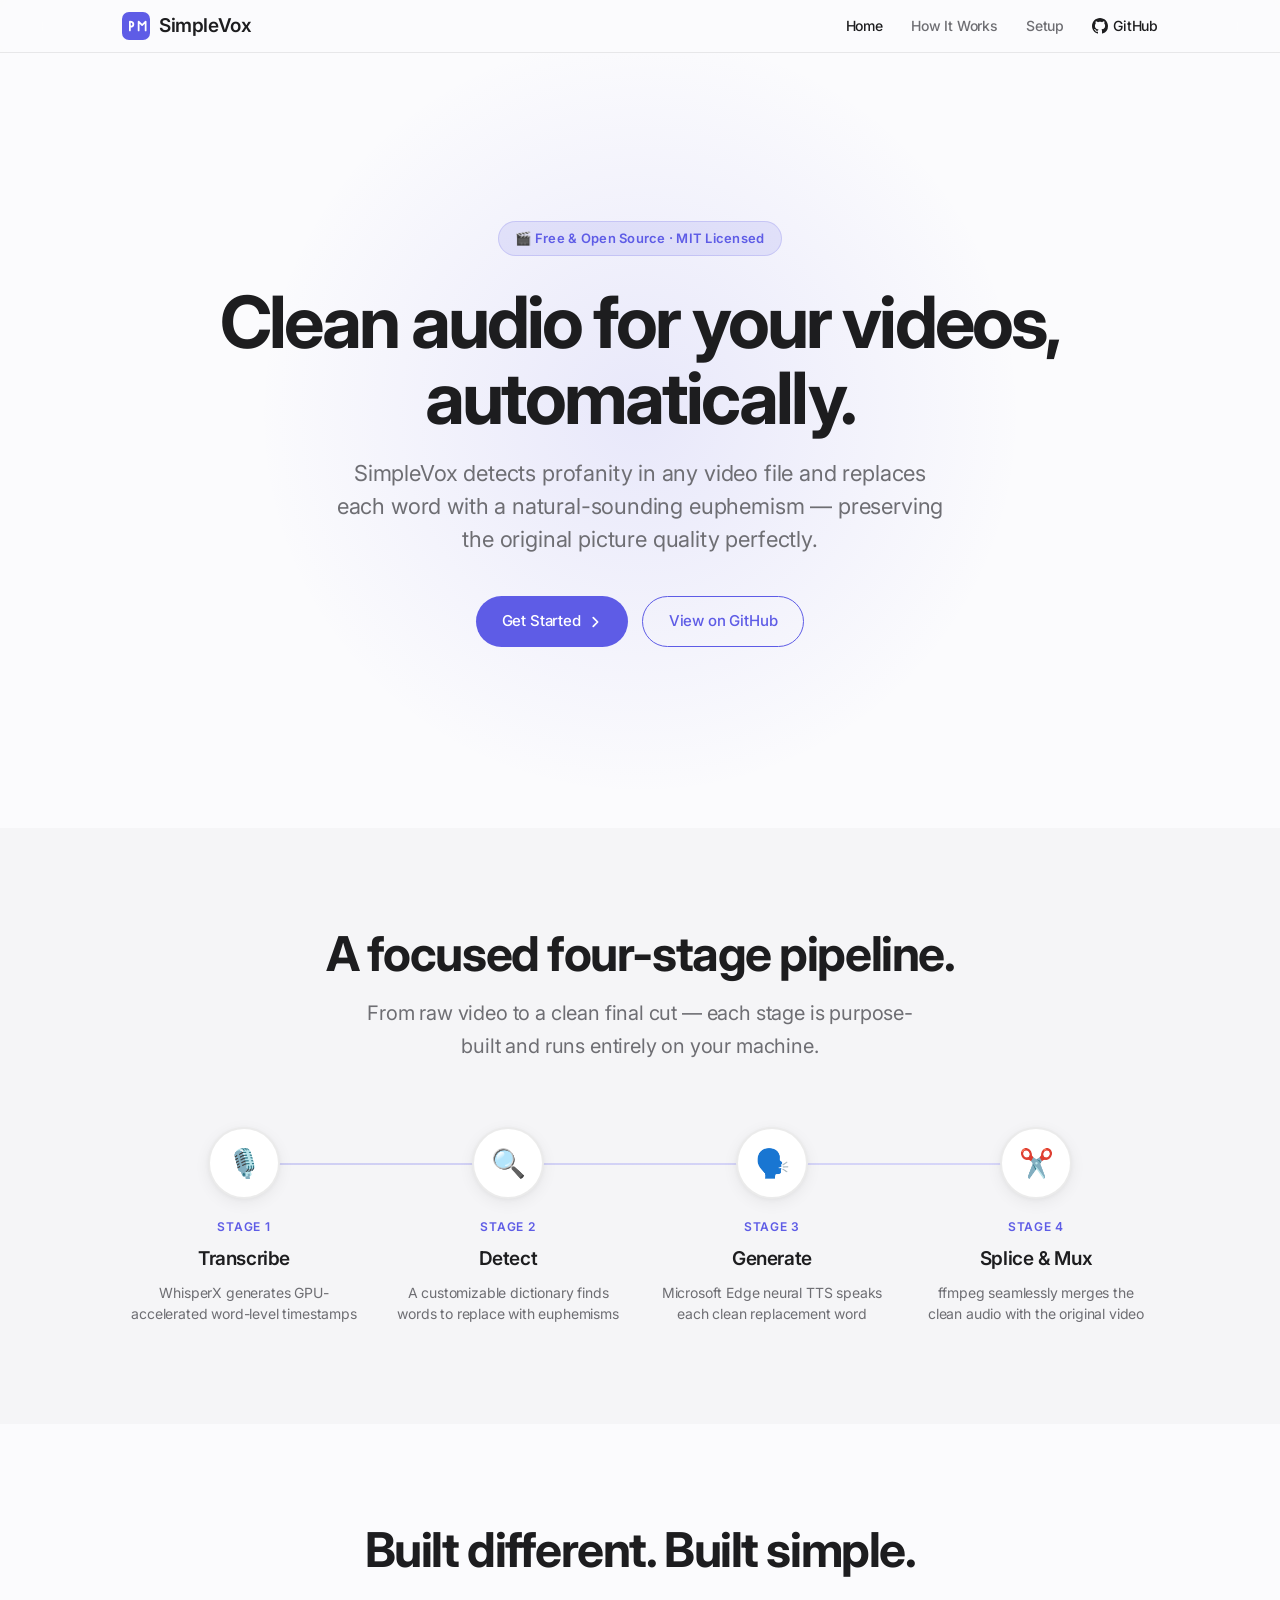
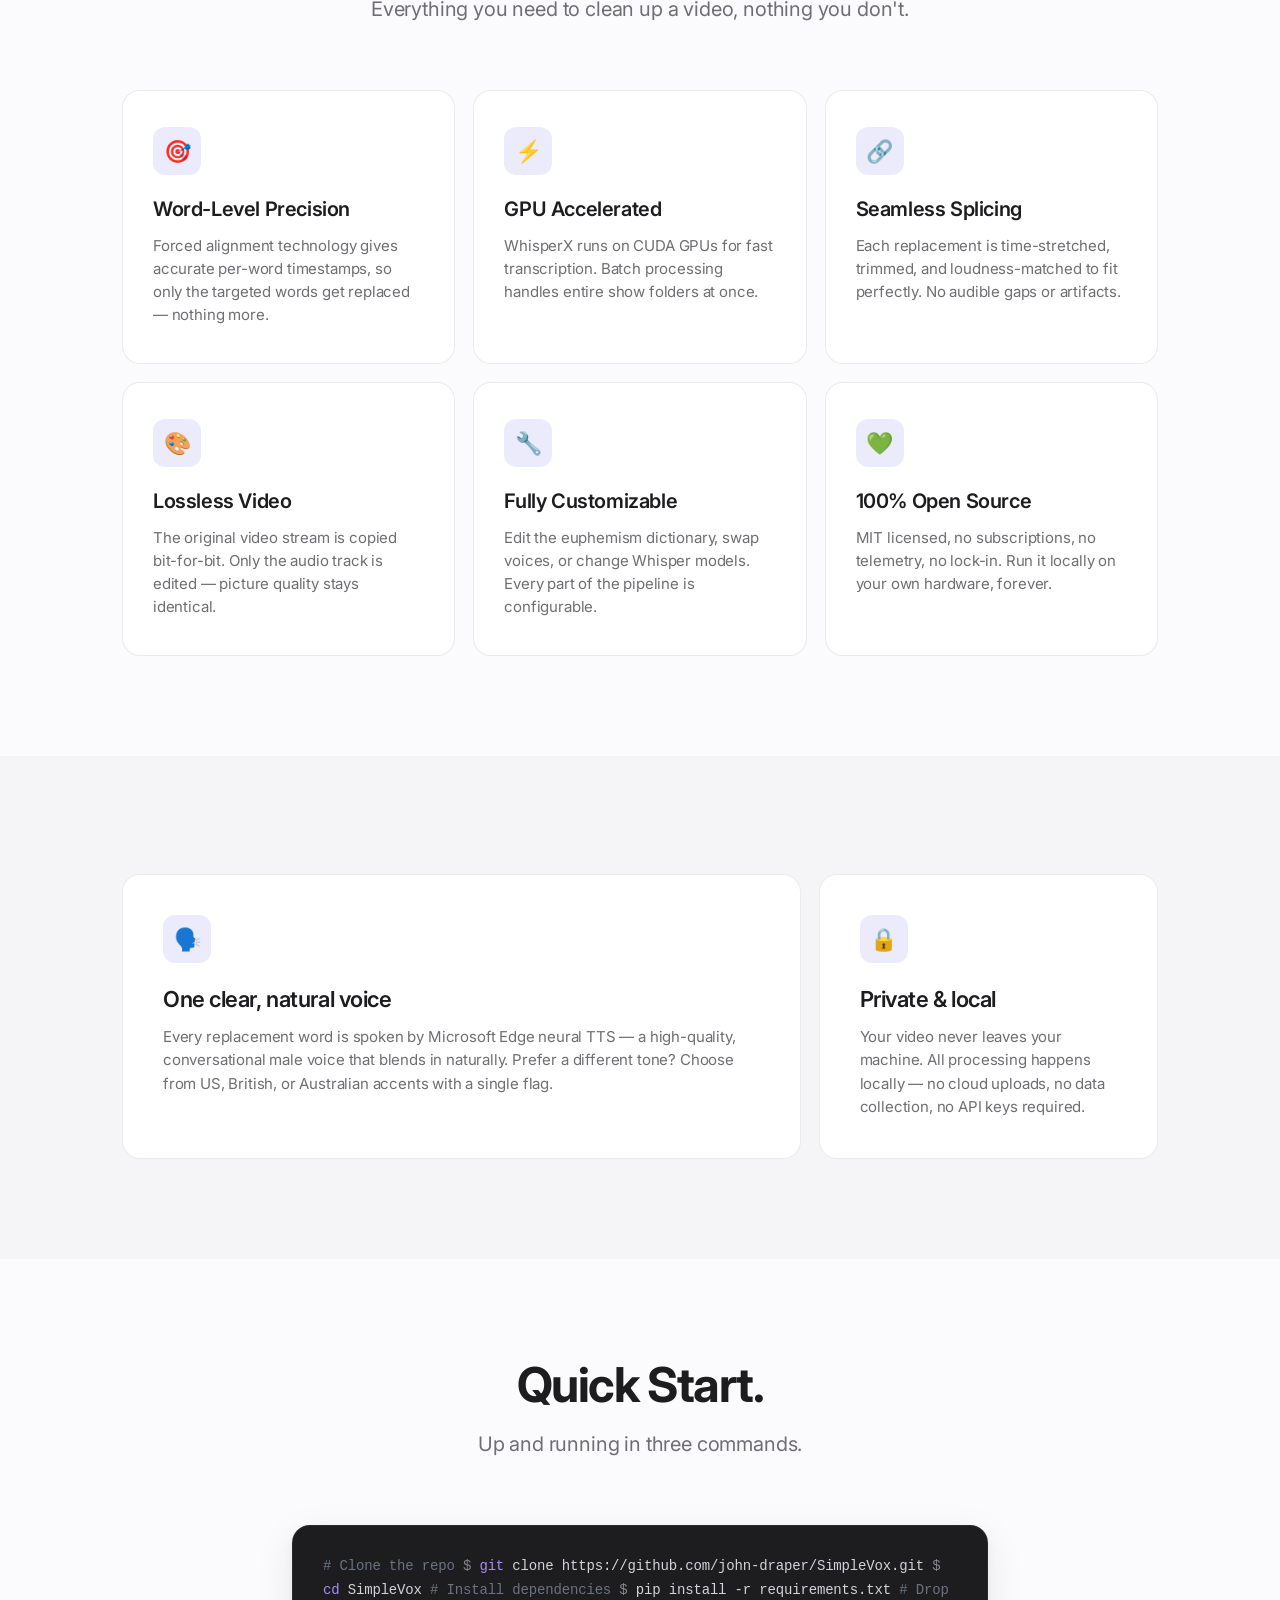
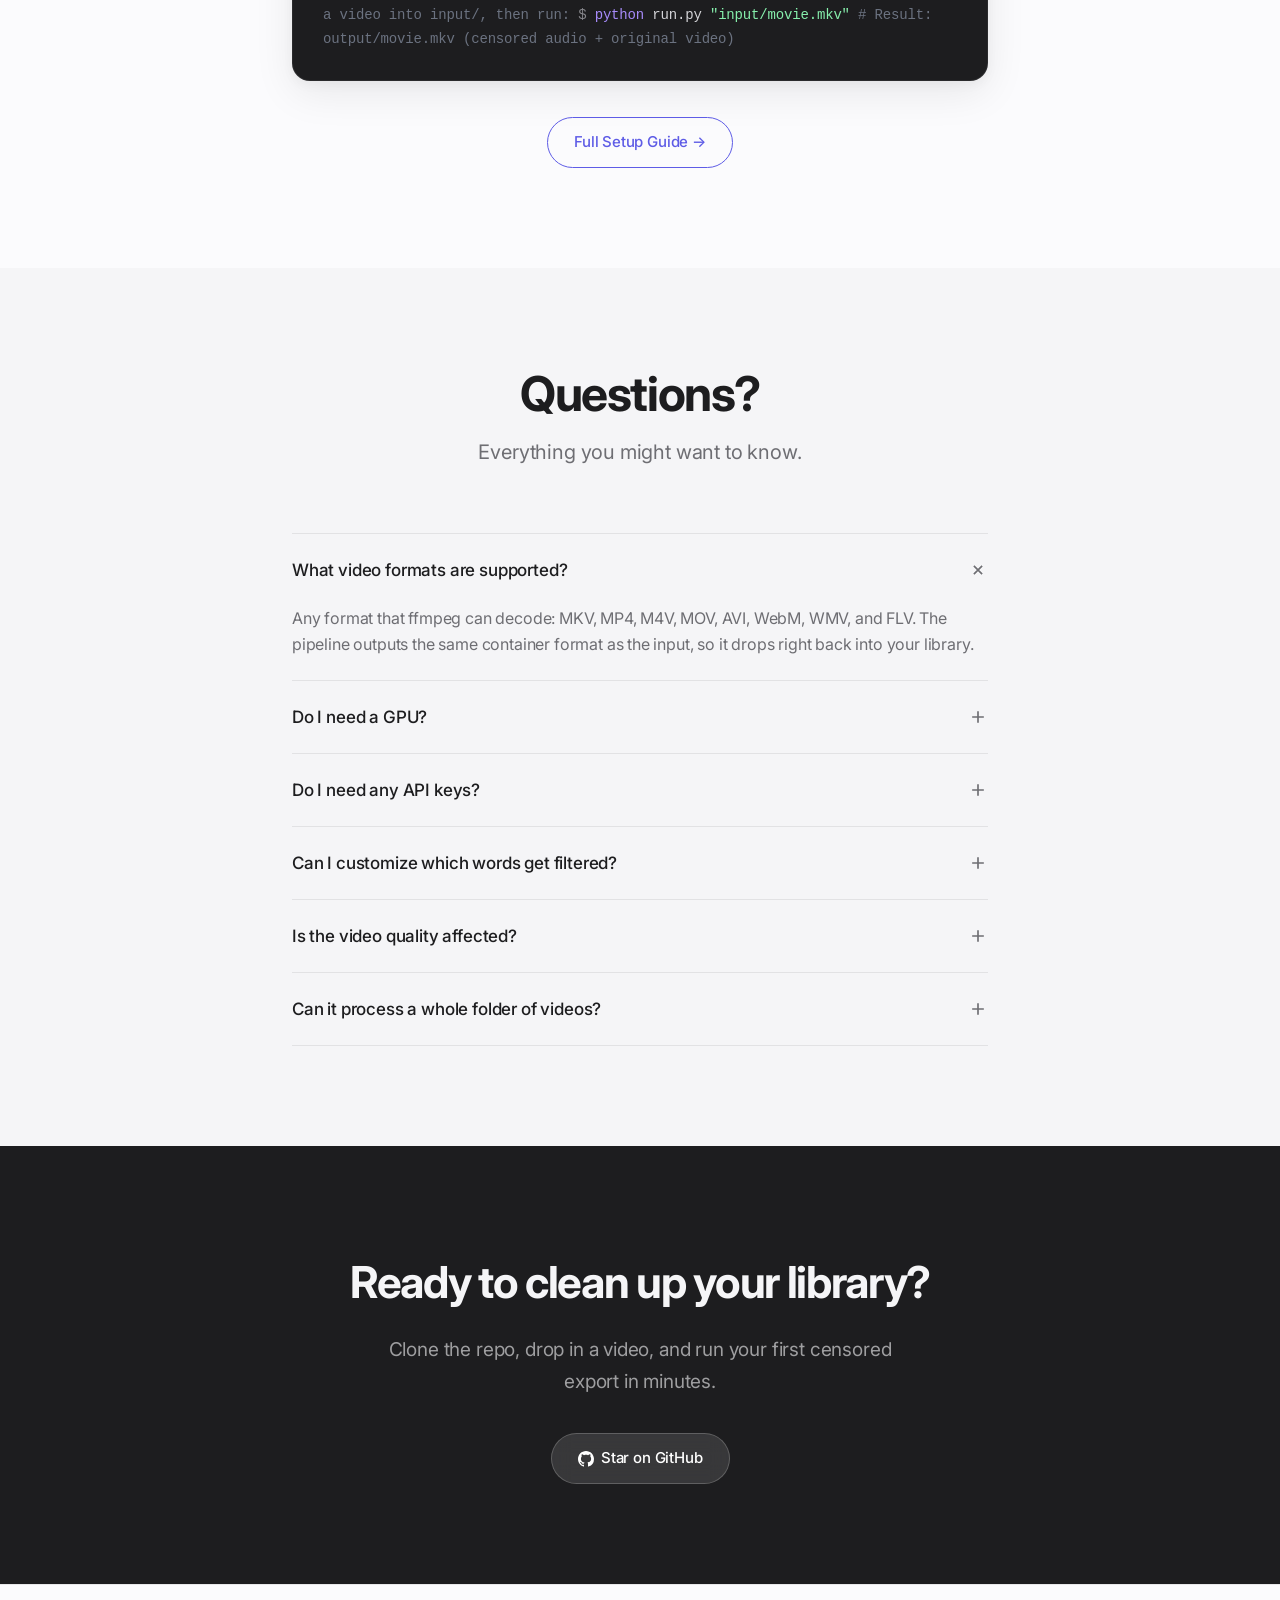
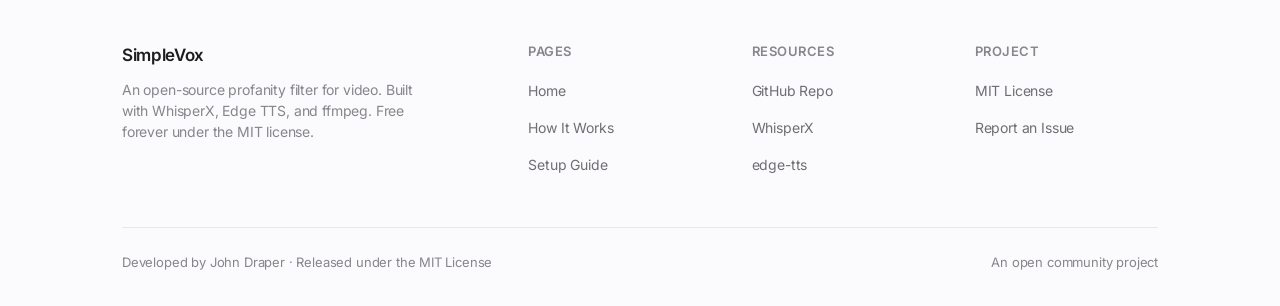
<file: docs/index.html>
<!DOCTYPE html>
<html lang="en">
<head>
  <meta charset="UTF-8">
  <meta name="viewport" content="width=device-width, initial-scale=1.0">
  <title>SimpleVox — AI Profanity Filter for Video</title>
  <meta name="description" content="Automatically detect profanity in video files and replace each word with a clean euphemism spoken by a natural neural voice. Free, open source, and runs locally.">
  <link rel="preconnect" href="https://fonts.googleapis.com">
  <link rel="preconnect" href="https://fonts.gstatic.com" crossorigin>
  <link href="https://fonts.googleapis.com/css2?family=Inter:wght@400;500;600;700&display=swap" rel="stylesheet">
  <link rel="stylesheet" href="style.css">
</head>
<body>

  <!-- ===== Navbar ===== -->
  <header class="navbar" id="navbar">
    <div class="container">
      <a href="index.html" class="logo">
        <svg viewBox="0 0 32 32" fill="none" xmlns="http://www.w3.org/2000/svg">
          <rect width="32" height="32" rx="8" fill="#5e5ce6"/>
          <path d="M9 11v10M9 11c2.5 0 4 1.2 4 3s-1.5 3-4 3M19 21V11l4 4 4-4v10" stroke="#fff" stroke-width="2" stroke-linecap="round" stroke-linejoin="round"/>
        </svg>
        SimpleVox
      </a>
      <nav>
        <a href="index.html" class="active">Home</a>
        <a href="how-it-works.html">How It Works</a>
        <a href="setup.html">Setup</a>
        <a href="https://github.com/john-draper/SimpleVox" target="_blank" rel="noopener" class="github-link">
          <svg width="16" height="16" viewBox="0 0 16 16" fill="currentColor"><path d="M8 0C3.58 0 0 3.58 0 8c0 3.54 2.29 6.53 5.47 7.59.4.07.55-.17.55-.38 0-.19-.01-.82-.01-1.49-2.01.37-2.53-.49-2.69-.94-.09-.23-.48-.94-.82-1.13-.28-.15-.68-.52-.01-.53.63-.01 1.08.58 1.23.82.72 1.21 1.87.87 2.33.66.07-.52.28-.87.51-1.07-1.78-.2-3.64-.89-3.64-3.95 0-.87.31-1.59.82-2.15-.08-.2-.36-1.02.08-2.12 0 0 .67-.21 2.2.82.64-.18 1.32-.27 2-.27.68 0 1.36.09 2 .27 1.53-1.04 2.2-.82 2.2-.82.44 1.1.16 1.92.08 2.12.51.56.82 1.27.82 2.15 0 3.07-1.87 3.75-3.65 3.95.29.25.54.73.54 1.48 0 1.07-.01 1.93-.01 2.2 0 .21.15.46.55.38A8.012 8.012 0 0016 8c0-4.42-3.58-8-8-8z"/></svg>
          GitHub
        </a>
      </nav>
    </div>
  </header>

  <!-- ===== Hero ===== -->
  <section class="hero">
    <div class="hero-glow"></div>
    <div class="container">
      <span class="hero-eyebrow">🎬 Free & Open Source · MIT Licensed</span>
      <h1>Clean audio for your videos,<br>automatically.</h1>
      <p class="hero-sub">SimpleVox detects profanity in any video file and replaces each word with a natural-sounding euphemism — preserving the original picture quality perfectly.</p>
      <div class="hero-actions">
        <a href="setup.html" class="btn btn-primary">
          Get Started
          <svg width="14" height="14" viewBox="0 0 16 16" fill="none"><path d="M6 3l5 5-5 5" stroke="currentColor" stroke-width="2" stroke-linecap="round" stroke-linejoin="round"/></svg>
        </a>
        <a href="https://github.com/john-draper/SimpleVox" target="_blank" rel="noopener" class="btn btn-secondary">View on GitHub</a>
      </div>
    </div>
  </section>

  <!-- ===== Pipeline ===== -->
  <section class="bg-surface">
    <div class="container">
      <div class="section-head reveal">
        <h2>A focused four-stage pipeline.</h2>
        <p>From raw video to a clean final cut — each stage is purpose-built and runs entirely on your machine.</p>
      </div>
      <div class="pipeline">
        <div class="pipeline-step reveal">
          <div class="step-icon">🎙️</div>
          <div class="step-label">Stage 1</div>
          <h4>Transcribe</h4>
          <p>WhisperX generates GPU-accelerated word-level timestamps</p>
        </div>
        <div class="pipeline-step reveal reveal-delay-1">
          <div class="step-icon">🔍</div>
          <div class="step-label">Stage 2</div>
          <h4>Detect</h4>
          <p>A customizable dictionary finds words to replace with euphemisms</p>
        </div>
        <div class="pipeline-step reveal reveal-delay-2">
          <div class="step-icon">🗣️</div>
          <div class="step-label">Stage 3</div>
          <h4>Generate</h4>
          <p>Microsoft Edge neural TTS speaks each clean replacement word</p>
        </div>
        <div class="pipeline-step reveal reveal-delay-3">
          <div class="step-icon">✂️</div>
          <div class="step-label">Stage 4</div>
          <h4>Splice & Mux</h4>
          <p>ffmpeg seamlessly merges the clean audio with the original video</p>
        </div>
      </div>
    </div>
  </section>

  <!-- ===== Why SimpleVox ===== -->
  <section>
    <div class="container">
      <div class="section-head reveal">
        <h2>Built different. Built simple.</h2>
        <p>Everything you need to clean up a video, nothing you don't.</p>
      </div>
      <div class="feature-grid">
        <div class="feature-card reveal">
          <div class="icon-wrap">🎯</div>
          <h3>Word-Level Precision</h3>
          <p>Forced alignment technology gives accurate per-word timestamps, so only the targeted words get replaced — nothing more.</p>
        </div>
        <div class="feature-card reveal reveal-delay-1">
          <div class="icon-wrap">⚡</div>
          <h3>GPU Accelerated</h3>
          <p>WhisperX runs on CUDA GPUs for fast transcription. Batch processing handles entire show folders at once.</p>
        </div>
        <div class="feature-card reveal reveal-delay-2">
          <div class="icon-wrap">🔗</div>
          <h3>Seamless Splicing</h3>
          <p>Each replacement is time-stretched, trimmed, and loudness-matched to fit perfectly. No audible gaps or artifacts.</p>
        </div>
        <div class="feature-card reveal">
          <div class="icon-wrap">🎨</div>
          <h3>Lossless Video</h3>
          <p>The original video stream is copied bit-for-bit. Only the audio track is edited — picture quality stays identical.</p>
        </div>
        <div class="feature-card reveal reveal-delay-1">
          <div class="icon-wrap">🔧</div>
          <h3>Fully Customizable</h3>
          <p>Edit the euphemism dictionary, swap voices, or change Whisper models. Every part of the pipeline is configurable.</p>
        </div>
        <div class="feature-card reveal reveal-delay-2">
          <div class="icon-wrap">💚</div>
          <h3>100% Open Source</h3>
          <p>MIT licensed, no subscriptions, no telemetry, no lock-in. Run it locally on your own hardware, forever.</p>
        </div>
      </div>
    </div>
  </section>

  <!-- ===== Voices + Privacy Bento ===== -->
  <section class="bg-surface">
    <div class="container">
      <div class="bento">
        <div class="bento-card reveal">
          <div class="icon-wrap">🗣️</div>
          <h3>One clear, natural voice</h3>
          <p>Every replacement word is spoken by Microsoft Edge neural TTS — a high-quality, conversational male voice that blends in naturally. Prefer a different tone? Choose from US, British, or Australian accents with a single flag.</p>
        </div>
        <div class="bento-card reveal reveal-delay-1">
          <div class="icon-wrap">🔒</div>
          <h3>Private & local</h3>
          <p>Your video never leaves your machine. All processing happens locally — no cloud uploads, no data collection, no API keys required.</p>
        </div>
      </div>
    </div>
  </section>

  <!-- ===== Quick Start ===== -->
  <section>
    <div class="container-narrow">
      <div class="section-head reveal">
        <h2>Quick Start.</h2>
        <p>Up and running in three commands.</p>
      </div>
      <div class="reveal">
        <div class="code-block"><span class="comment"># Clone the repo</span>
<span class="prompt">$</span> <span class="keyword">git</span> clone https://github.com/john-draper/SimpleVox.git
<span class="prompt">$</span> <span class="keyword">cd</span> SimpleVox

<span class="comment"># Install dependencies</span>
<span class="prompt">$</span> pip install -r requirements.txt

<span class="comment"># Drop a video into input/, then run:</span>
<span class="prompt">$</span> <span class="keyword">python</span> run.py <span class="string">"input/movie.mkv"</span>

<span class="comment"># Result: output/movie.mkv  (censored audio + original video)</span></div>
      </div>
      <div style="text-align:center; margin-top:36px;" class="reveal reveal-delay-1">
        <a href="setup.html" class="btn btn-secondary">Full Setup Guide →</a>
      </div>
    </div>
  </section>

  <!-- ===== FAQ ===== -->
  <section class="bg-surface">
    <div class="container-narrow">
      <div class="section-head reveal">
        <h2>Questions?</h2>
        <p>Everything you might want to know.</p>
      </div>
      <div class="faq-list reveal">
        <details class="faq-item" open>
          <summary>What video formats are supported?</summary>
          <p>Any format that ffmpeg can decode: MKV, MP4, M4V, MOV, AVI, WebM, WMV, and FLV. The pipeline outputs the same container format as the input, so it drops right back into your library.</p>
        </details>
        <details class="faq-item">
          <summary>Do I need a GPU?</summary>
          <p>A CUDA-compatible NVIDIA GPU is strongly recommended — WhisperX transcription is dramatically faster on GPU. The pipeline does fall back to CPU automatically, but expect it to take significantly longer.</p>
        </details>
        <details class="faq-item">
          <summary>Do I need any API keys?</summary>
          <p>No. SimpleVox uses Microsoft Edge TTS, which is free and requires no authentication. There's no HuggingFace token, no ElevenLabs key, no cloud account — just install and run.</p>
        </details>
        <details class="faq-item">
          <summary>Can I customize which words get filtered?</summary>
          <p>Absolutely. The profanity dictionary is a plain Python dict in <code>replacements.py</code> — add or remove mappings, change euphemisms, or tweak hyphenated variants. It's fully editable.</p>
        </details>
        <details class="faq-item">
          <summary>Is the video quality affected?</summary>
          <p>No. The original video stream is <strong>stream-copied losslessly</strong> (<code>-c:v copy</code>). Only the audio track is edited and re-encoded. The output picture is byte-for-byte identical to the source.</p>
        </details>
        <details class="faq-item">
          <summary>Can it process a whole folder of videos?</summary>
          <p>Yes. Pass a folder (or run with no arguments to default to <code>input/</code>) and SimpleVox will process every video recursively, mirroring your folder structure into <code>output/</code>.</p>
        </details>
      </div>
    </div>
  </section>

  <!-- ===== CTA ===== -->
  <section class="cta-section">
    <div class="container">
      <h2>Ready to clean up your library?</h2>
      <p>Clone the repo, drop in a video, and run your first censored export in minutes.</p>
      <a href="https://github.com/john-draper/SimpleVox" target="_blank" rel="noopener" class="btn btn-light">
        <svg width="16" height="16" viewBox="0 0 16 16" fill="currentColor"><path d="M8 0C3.58 0 0 3.58 0 8c0 3.54 2.29 6.53 5.47 7.59.4.07.55-.17.55-.38 0-.19-.01-.82-.01-1.49-2.01.37-2.53-.49-2.69-.94-.09-.23-.48-.94-.82-1.13-.28-.15-.68-.52-.01-.53.63-.01 1.08.58 1.23.82.72 1.21 1.87.87 2.33.66.07-.52.28-.87.51-1.07-1.78-.2-3.64-.89-3.64-3.95 0-.87.31-1.59.82-2.15-.08-.2-.36-1.02.08-2.12 0 0 .67-.21 2.2.82.64-.18 1.32-.27 2-.27.68 0 1.36.09 2 .27 1.53-1.04 2.2-.82 2.2-.82.44 1.1.16 1.92.08 2.12.51.56.82 1.27.82 2.15 0 3.07-1.87 3.75-3.65 3.95.29.25.54.73.54 1.48 0 1.07-.01 1.93-.01 2.2 0 .21.15.46.55.38A8.012 8.012 0 0016 8c0-4.42-3.58-8-8-8z"/></svg>
        Star on GitHub
      </a>
    </div>
  </section>

  <!-- ===== Footer ===== -->
  <footer>
    <div class="container">
      <div class="footer-top">
        <div class="footer-brand">
          <h5>SimpleVox</h5>
          <p>An open-source profanity filter for video. Built with WhisperX, Edge TTS, and ffmpeg. Free forever under the MIT license.</p>
        </div>
        <div class="footer-col">
          <h6>Pages</h6>
          <ul>
            <li><a href="index.html">Home</a></li>
            <li><a href="how-it-works.html">How It Works</a></li>
            <li><a href="setup.html">Setup Guide</a></li>
          </ul>
        </div>
        <div class="footer-col">
          <h6>Resources</h6>
          <ul>
            <li><a href="https://github.com/john-draper/SimpleVox" target="_blank" rel="noopener">GitHub Repo</a></li>
            <li><a href="https://github.com/m-bain/whisperX" target="_blank" rel="noopener">WhisperX</a></li>
            <li><a href="https://github.com/rany2/edge-tts" target="_blank" rel="noopener">edge-tts</a></li>
          </ul>
        </div>
        <div class="footer-col">
          <h6>Project</h6>
          <ul>
            <li><a href="https://github.com/john-draper/SimpleVox/blob/main/LICENSE" target="_blank" rel="noopener">MIT License</a></li>
            <li><a href="https://github.com/john-draper/SimpleVox/issues" target="_blank" rel="noopener">Report an Issue</a></li>
          </ul>
        </div>
      </div>
      <div class="footer-bottom">
        <span>Developed by John Draper · Released under the MIT License</span>
        <span>An open community project</span>
      </div>
    </div>
  </footer>

  <script>
    // Navbar background on scroll
    const navbar = document.getElementById('navbar');
    window.addEventListener('scroll', () => {
      navbar.classList.toggle('scrolled', window.scrollY > 10);
    });

    // Scroll reveal animations
    const observer = new IntersectionObserver((entries) => {
      entries.forEach(entry => {
        if (entry.isIntersecting) {
          entry.target.classList.add('visible');
          observer.unobserve(entry.target);
        }
      });
    }, { threshold: 0.12, rootMargin: '0px 0px -40px 0px' });

    document.querySelectorAll('.reveal').forEach(el => observer.observe(el));
  </script>

</body>
</html>
</file>
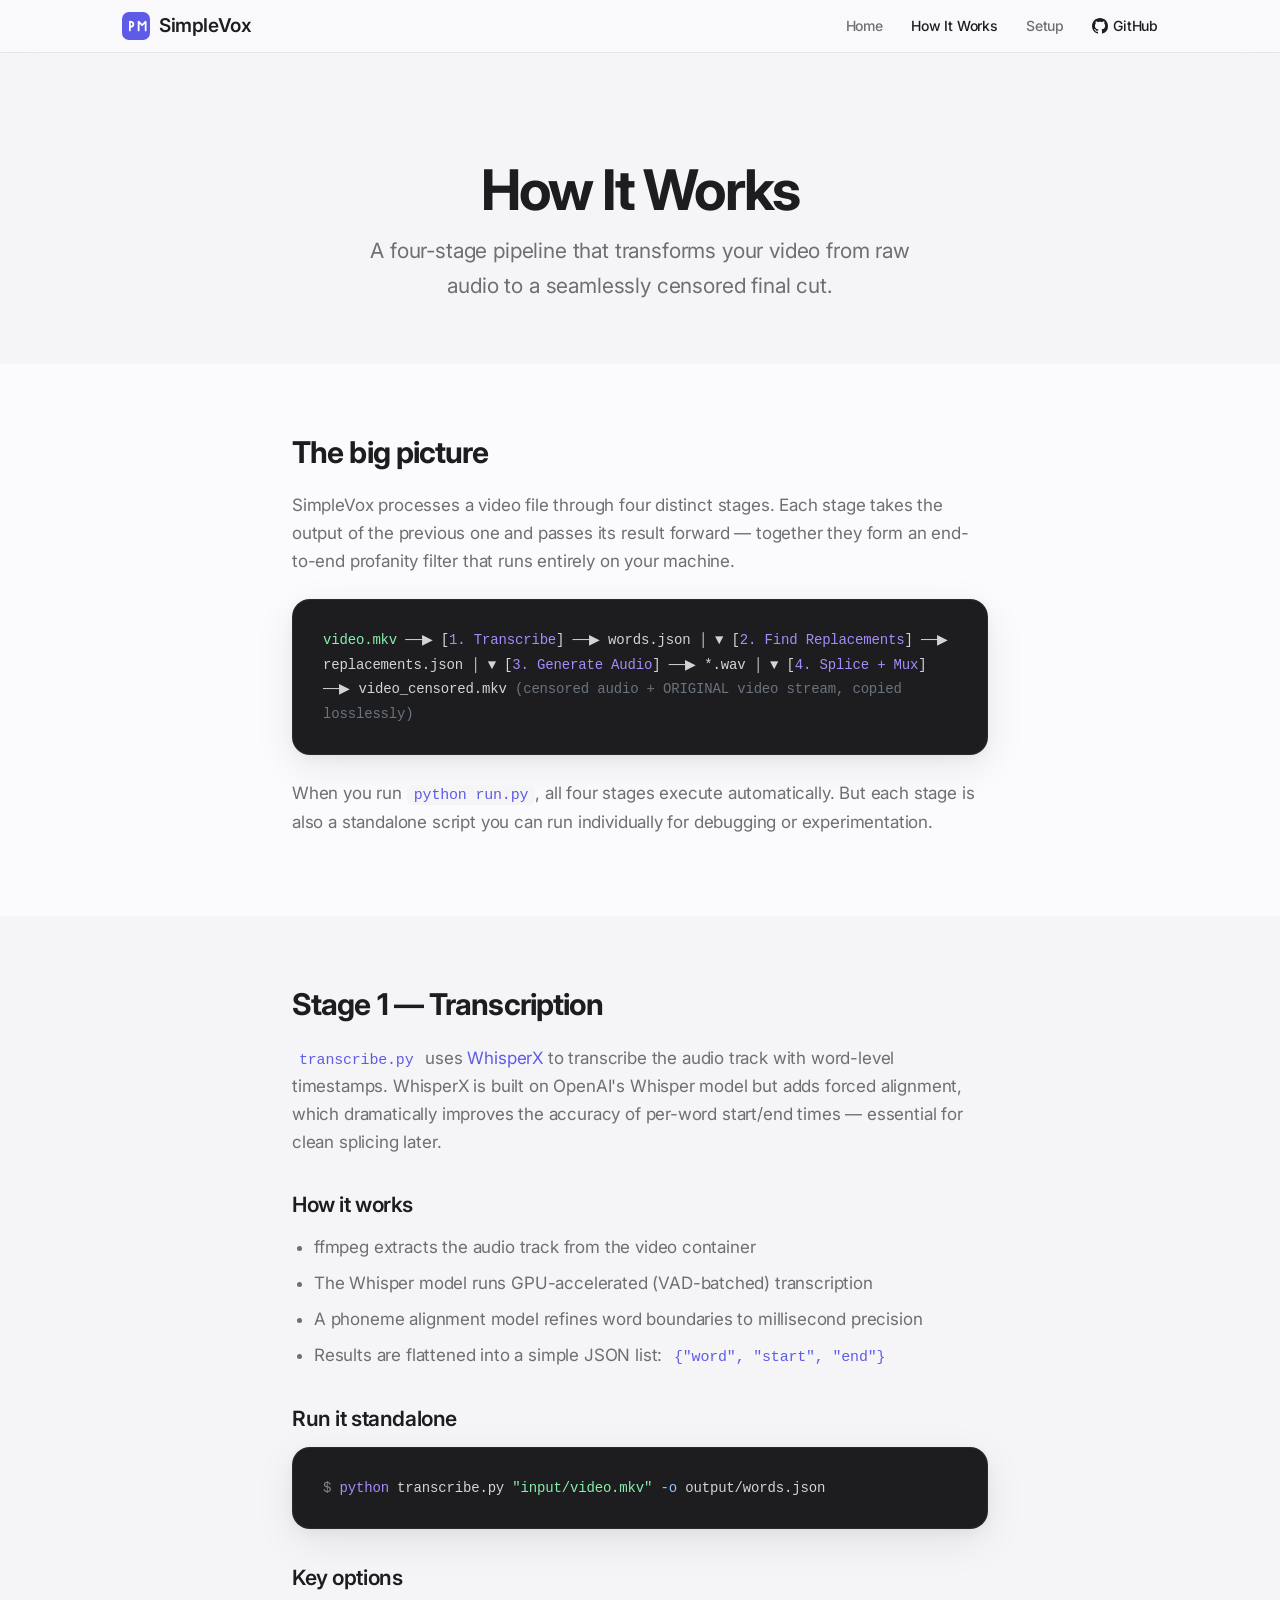
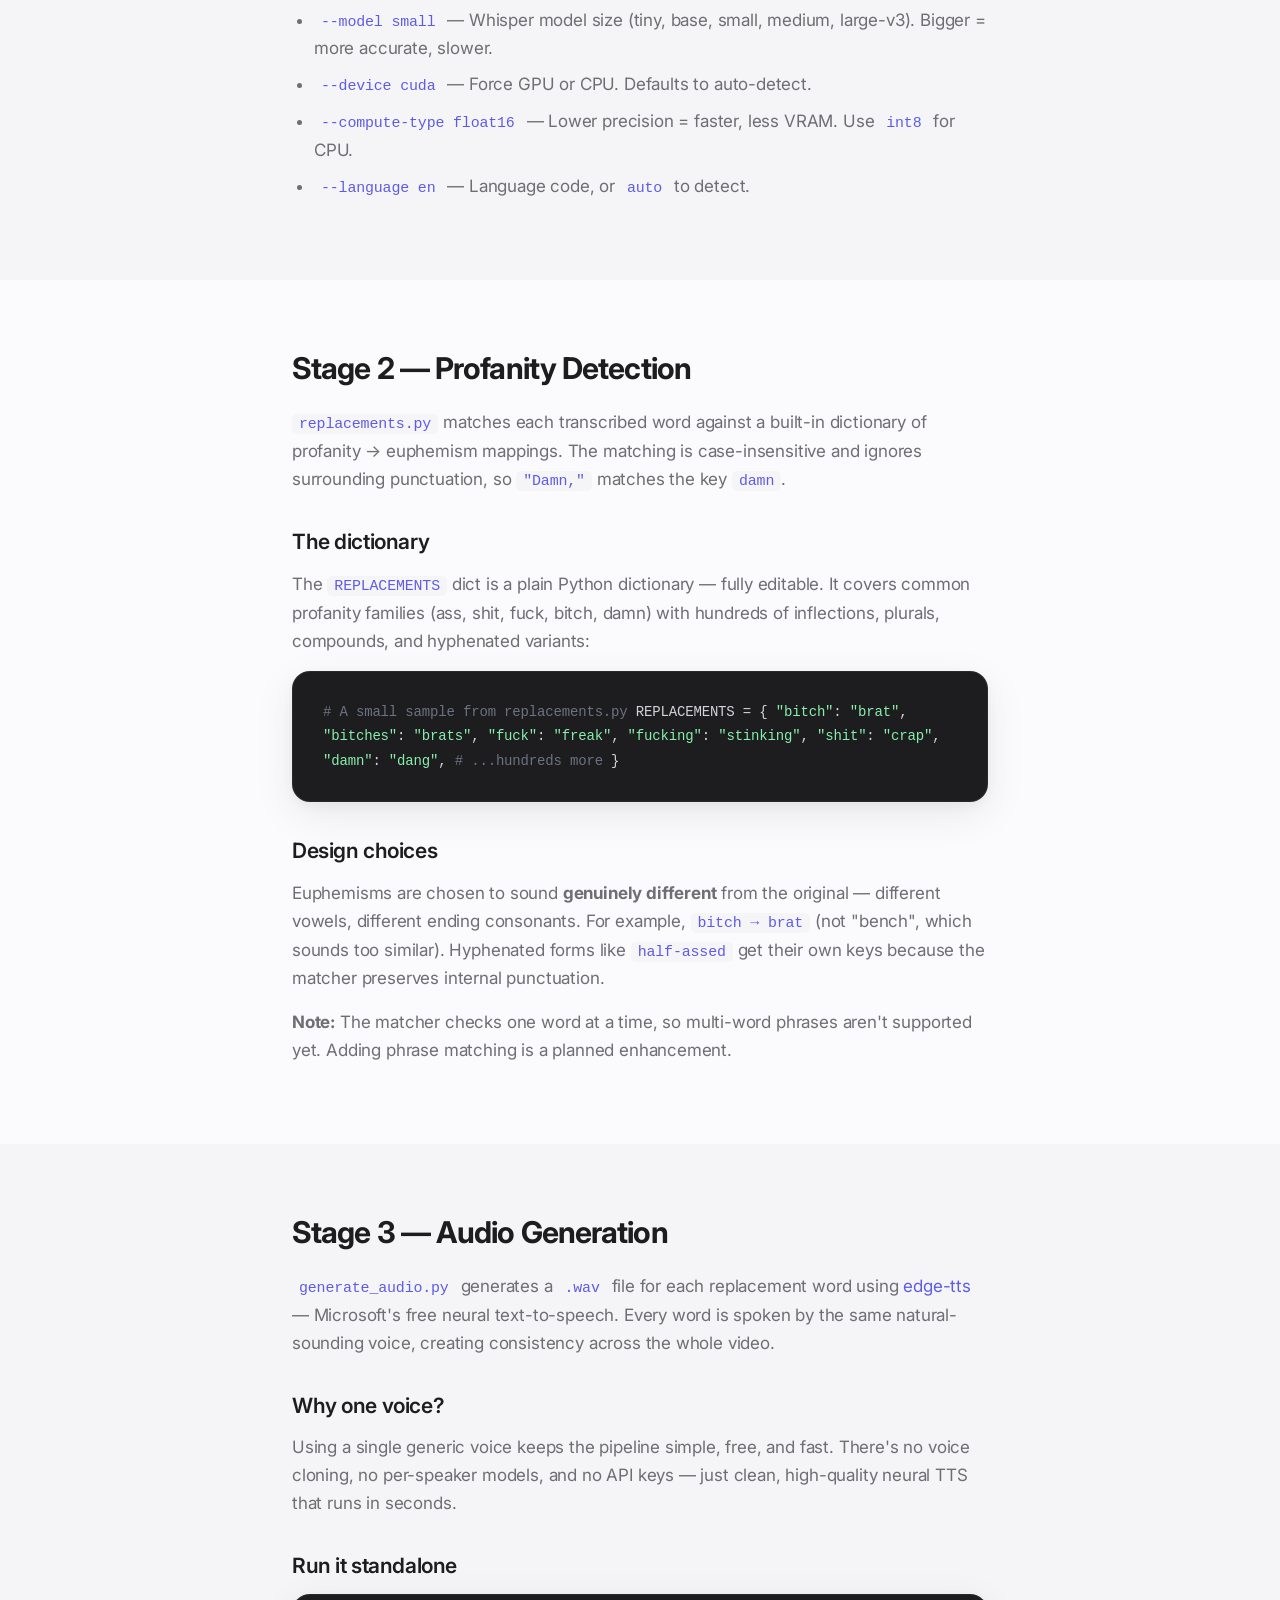
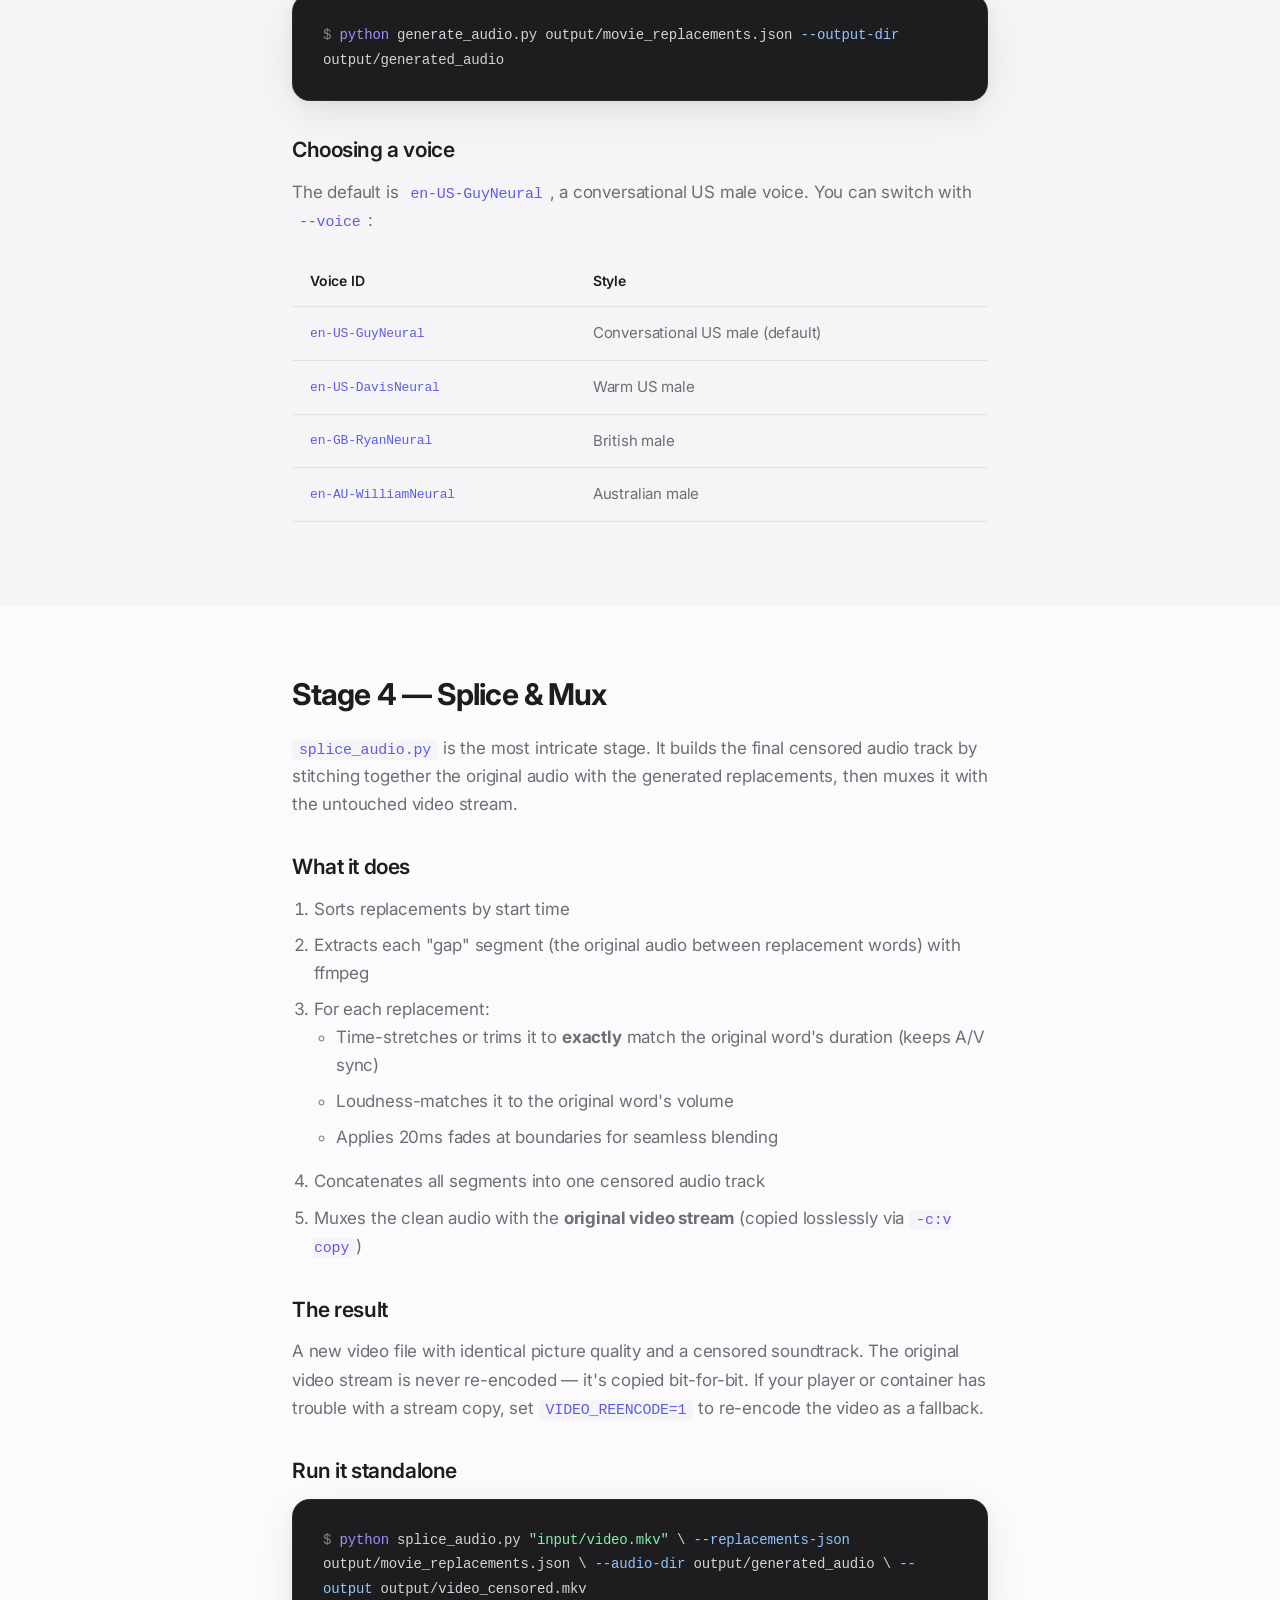
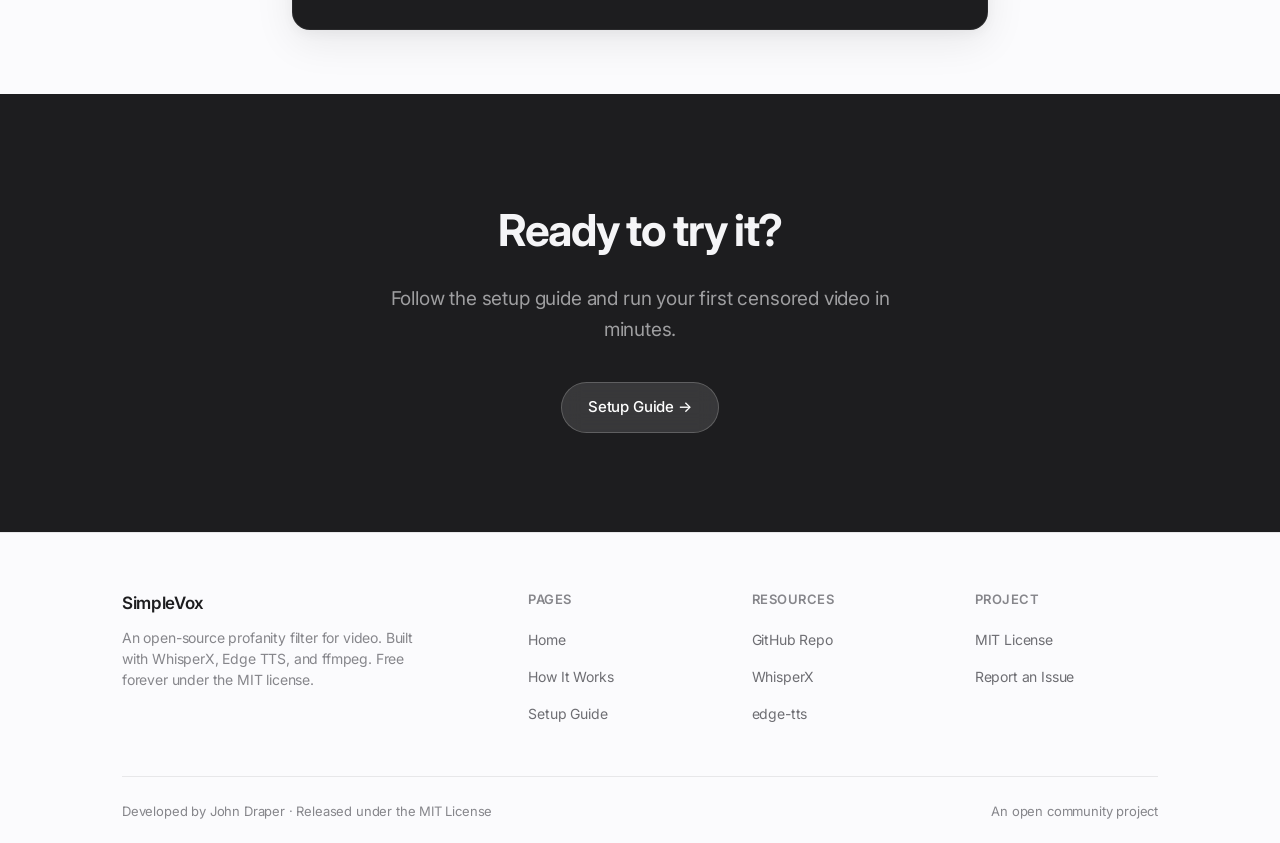
<file: docs/how-it-works.html>
<!DOCTYPE html>
<html lang="en">
<head>
  <meta charset="UTF-8">
  <meta name="viewport" content="width=device-width, initial-scale=1.0">
  <title>How It Works — SimpleVox</title>
  <meta name="description" content="A deep dive into SimpleVox's four-stage pipeline: transcription, profanity detection, audio generation, and seamless splicing.">
  <link rel="preconnect" href="https://fonts.googleapis.com">
  <link rel="preconnect" href="https://fonts.gstatic.com" crossorigin>
  <link href="https://fonts.googleapis.com/css2?family=Inter:wght@400;500;600;700&display=swap" rel="stylesheet">
  <link rel="stylesheet" href="style.css">
</head>
<body>

  <!-- ===== Navbar ===== -->
  <header class="navbar" id="navbar">
    <div class="container">
      <a href="index.html" class="logo">
        <svg viewBox="0 0 32 32" fill="none" xmlns="http://www.w3.org/2000/svg">
          <rect width="32" height="32" rx="8" fill="#5e5ce6"/>
          <path d="M9 11v10M9 11c2.5 0 4 1.2 4 3s-1.5 3-4 3M19 21V11l4 4 4-4v10" stroke="#fff" stroke-width="2" stroke-linecap="round" stroke-linejoin="round"/>
        </svg>
        SimpleVox
      </a>
      <nav>
        <a href="index.html">Home</a>
        <a href="how-it-works.html" class="active">How It Works</a>
        <a href="setup.html">Setup</a>
        <a href="https://github.com/john-draper/SimpleVox" target="_blank" rel="noopener" class="github-link">
          <svg width="16" height="16" viewBox="0 0 16 16" fill="currentColor"><path d="M8 0C3.58 0 0 3.58 0 8c0 3.54 2.29 6.53 5.47 7.59.4.07.55-.17.55-.38 0-.19-.01-.82-.01-1.49-2.01.37-2.53-.49-2.69-.94-.09-.23-.48-.94-.82-1.13-.28-.15-.68-.52-.01-.53.63-.01 1.08.58 1.23.82.72 1.21 1.87.87 2.33.66.07-.52.28-.87.51-1.07-1.78-.2-3.64-.89-3.64-3.95 0-.87.31-1.59.82-2.15-.08-.2-.36-1.02.08-2.12 0 0 .67-.21 2.2.82.64-.18 1.32-.27 2-.27.68 0 1.36.09 2 .27 1.53-1.04 2.2-.82 2.2-.82.44 1.1.16 1.92.08 2.12.51.56.82 1.27.82 2.15 0 3.07-1.87 3.75-3.65 3.95.29.25.54.73.54 1.48 0 1.07-.01 1.93-.01 2.2 0 .21.15.46.55.38A8.012 8.012 0 0016 8c0-4.42-3.58-8-8-8z"/></svg>
          GitHub
        </a>
      </nav>
    </div>
  </header>

  <!-- ===== Page Header ===== -->
  <div class="page-header">
    <div class="container">
      <h1>How It Works</h1>
      <p>A four-stage pipeline that transforms your video from raw audio to a seamlessly censored final cut.</p>
    </div>
  </div>

  <!-- ===== Overview ===== -->
  <section class="content-section">
    <div class="container-narrow">
      <h2>The big picture</h2>
      <p>SimpleVox processes a video file through four distinct stages. Each stage takes the output of the previous one and passes its result forward — together they form an end-to-end profanity filter that runs entirely on your machine.</p>
      <div class="code-block" style="margin: 24px 0;"><span class="string">video.mkv</span> ──▶ [<span class="keyword">1. Transcribe</span>] ──▶ words.json
                    │
                    ▼
            [<span class="keyword">2. Find Replacements</span>] ──▶ replacements.json
                    │
                    ▼
            [<span class="keyword">3. Generate Audio</span>] ──▶ *.wav
                    │
                    ▼
            [<span class="keyword">4. Splice + Mux</span>] ──▶ video_censored.mkv
               <span class="comment">(censored audio + ORIGINAL video stream, copied losslessly)</span></div>
      <p>When you run <code>python run.py</code>, all four stages execute automatically. But each stage is also a standalone script you can run individually for debugging or experimentation.</p>
    </div>
  </section>

  <!-- ===== Stage 1 ===== -->
  <section class="content-section bg-surface">
    <div class="container-narrow">
      <h2>Stage 1 — Transcription</h2>
      <p><code>transcribe.py</code> uses <a href="https://github.com/m-bain/whisperX" target="_blank" rel="noopener">WhisperX</a> to transcribe the audio track with word-level timestamps. WhisperX is built on OpenAI's Whisper model but adds forced alignment, which dramatically improves the accuracy of per-word start/end times — essential for clean splicing later.</p>
      <h3>How it works</h3>
      <ul>
        <li>ffmpeg extracts the audio track from the video container</li>
        <li>The Whisper model runs GPU-accelerated (VAD-batched) transcription</li>
        <li>A phoneme alignment model refines word boundaries to millisecond precision</li>
        <li>Results are flattened into a simple JSON list: <code>{"word", "start", "end"}</code></li>
      </ul>
      <h3>Run it standalone</h3>
      <div class="code-block"><span class="prompt">$</span> <span class="keyword">python</span> transcribe.py <span class="string">"input/video.mkv"</span> <span class="flag">-o</span> output/words.json</div>
      <h3>Key options</h3>
      <ul>
        <li><code>--model small</code> — Whisper model size (tiny, base, small, medium, large-v3). Bigger = more accurate, slower.</li>
        <li><code>--device cuda</code> — Force GPU or CPU. Defaults to auto-detect.</li>
        <li><code>--compute-type float16</code> — Lower precision = faster, less VRAM. Use <code>int8</code> for CPU.</li>
        <li><code>--language en</code> — Language code, or <code>auto</code> to detect.</li>
      </ul>
    </div>
  </section>

  <!-- ===== Stage 2 ===== -->
  <section class="content-section">
    <div class="container-narrow">
      <h2>Stage 2 — Profanity Detection</h2>
      <p><code>replacements.py</code> matches each transcribed word against a built-in dictionary of profanity → euphemism mappings. The matching is case-insensitive and ignores surrounding punctuation, so <code>"Damn,"</code> matches the key <code>damn</code>.</p>
      <h3>The dictionary</h3>
      <p>The <code>REPLACEMENTS</code> dict is a plain Python dictionary — fully editable. It covers common profanity families (ass, shit, fuck, bitch, damn) with hundreds of inflections, plurals, compounds, and hyphenated variants:</p>
      <div class="code-block"><span class="comment"># A small sample from replacements.py</span>
REPLACEMENTS = {
    <span class="string">"bitch"</span>: <span class="string">"brat"</span>,
    <span class="string">"bitches"</span>: <span class="string">"brats"</span>,
    <span class="string">"fuck"</span>: <span class="string">"freak"</span>,
    <span class="string">"fucking"</span>: <span class="string">"stinking"</span>,
    <span class="string">"shit"</span>: <span class="string">"crap"</span>,
    <span class="string">"damn"</span>: <span class="string">"dang"</span>,
    <span class="comment"># ...hundreds more</span>
}</div>
      <h3>Design choices</h3>
      <p>Euphemisms are chosen to sound <strong>genuinely different</strong> from the original — different vowels, different ending consonants. For example, <code>bitch → brat</code> (not "bench", which sounds too similar). Hyphenated forms like <code>half-assed</code> get their own keys because the matcher preserves internal punctuation.</p>
      <p><strong>Note:</strong> The matcher checks one word at a time, so multi-word phrases aren't supported yet. Adding phrase matching is a planned enhancement.</p>
    </div>
  </section>

  <!-- ===== Stage 3 ===== -->
  <section class="content-section bg-surface">
    <div class="container-narrow">
      <h2>Stage 3 — Audio Generation</h2>
      <p><code>generate_audio.py</code> generates a <code>.wav</code> file for each replacement word using <a href="https://github.com/rany2/edge-tts" target="_blank" rel="noopener">edge-tts</a> — Microsoft's free neural text-to-speech. Every word is spoken by the same natural-sounding voice, creating consistency across the whole video.</p>
      <h3>Why one voice?</h3>
      <p>Using a single generic voice keeps the pipeline simple, free, and fast. There's no voice cloning, no per-speaker models, and no API keys — just clean, high-quality neural TTS that runs in seconds.</p>
      <h3>Run it standalone</h3>
      <div class="code-block"><span class="prompt">$</span> <span class="keyword">python</span> generate_audio.py output/movie_replacements.json <span class="flag">--output-dir</span> output/generated_audio</div>
      <h3>Choosing a voice</h3>
      <p>The default is <code>en-US-GuyNeural</code>, a conversational US male voice. You can switch with <code>--voice</code>:</p>
      <table class="voice-table">
        <thead>
          <tr><th>Voice ID</th><th>Style</th></tr>
        </thead>
        <tbody>
          <tr><td>en-US-GuyNeural</td><td>Conversational US male (default)</td></tr>
          <tr><td>en-US-DavisNeural</td><td>Warm US male</td></tr>
          <tr><td>en-GB-RyanNeural</td><td>British male</td></tr>
          <tr><td>en-AU-WilliamNeural</td><td>Australian male</td></tr>
        </tbody>
      </table>
    </div>
  </section>

  <!-- ===== Stage 4 ===== -->
  <section class="content-section">
    <div class="container-narrow">
      <h2>Stage 4 — Splice & Mux</h2>
      <p><code>splice_audio.py</code> is the most intricate stage. It builds the final censored audio track by stitching together the original audio with the generated replacements, then muxes it with the untouched video stream.</p>
      <h3>What it does</h3>
      <ol>
        <li>Sorts replacements by start time</li>
        <li>Extracts each "gap" segment (the original audio between replacement words) with ffmpeg</li>
        <li>For each replacement:
          <ul>
            <li>Time-stretches or trims it to <strong>exactly</strong> match the original word's duration (keeps A/V sync)</li>
            <li>Loudness-matches it to the original word's volume</li>
            <li>Applies 20ms fades at boundaries for seamless blending</li>
          </ul>
        </li>
        <li>Concatenates all segments into one censored audio track</li>
        <li>Muxes the clean audio with the <strong>original video stream</strong> (copied losslessly via <code>-c:v copy</code>)</li>
      </ol>
      <h3>The result</h3>
      <p>A new video file with identical picture quality and a censored soundtrack. The original video stream is never re-encoded — it's copied bit-for-bit. If your player or container has trouble with a stream copy, set <code>VIDEO_REENCODE=1</code> to re-encode the video as a fallback.</p>
      <h3>Run it standalone</h3>
      <div class="code-block"><span class="prompt">$</span> <span class="keyword">python</span> splice_audio.py <span class="string">"input/video.mkv"</span> \
    <span class="flag">--replacements-json</span> output/movie_replacements.json \
    <span class="flag">--audio-dir</span> output/generated_audio \
    <span class="flag">--output</span> output/video_censored.mkv</div>
    </div>
  </section>

  <!-- ===== CTA ===== -->
  <section class="cta-section">
    <div class="container">
      <h2>Ready to try it?</h2>
      <p>Follow the setup guide and run your first censored video in minutes.</p>
      <a href="setup.html" class="btn btn-light">Setup Guide →</a>
    </div>
  </section>

  <!-- ===== Footer ===== -->
  <footer>
    <div class="container">
      <div class="footer-top">
        <div class="footer-brand">
          <h5>SimpleVox</h5>
          <p>An open-source profanity filter for video. Built with WhisperX, Edge TTS, and ffmpeg. Free forever under the MIT license.</p>
        </div>
        <div class="footer-col">
          <h6>Pages</h6>
          <ul>
            <li><a href="index.html">Home</a></li>
            <li><a href="how-it-works.html">How It Works</a></li>
            <li><a href="setup.html">Setup Guide</a></li>
          </ul>
        </div>
        <div class="footer-col">
          <h6>Resources</h6>
          <ul>
            <li><a href="https://github.com/john-draper/SimpleVox" target="_blank" rel="noopener">GitHub Repo</a></li>
            <li><a href="https://github.com/m-bain/whisperX" target="_blank" rel="noopener">WhisperX</a></li>
            <li><a href="https://github.com/rany2/edge-tts" target="_blank" rel="noopener">edge-tts</a></li>
          </ul>
        </div>
        <div class="footer-col">
          <h6>Project</h6>
          <ul>
            <li><a href="https://github.com/john-draper/SimpleVox/blob/main/LICENSE" target="_blank" rel="noopener">MIT License</a></li>
            <li><a href="https://github.com/john-draper/SimpleVox/issues" target="_blank" rel="noopener">Report an Issue</a></li>
          </ul>
        </div>
      </div>
      <div class="footer-bottom">
        <span>Developed by John Draper · Released under the MIT License</span>
        <span>An open community project</span>
      </div>
    </div>
  </footer>

  <script>
    const navbar = document.getElementById('navbar');
    window.addEventListener('scroll', () => {
      navbar.classList.toggle('scrolled', window.scrollY > 10);
    });
  </script>

</body>
</html>
</file>
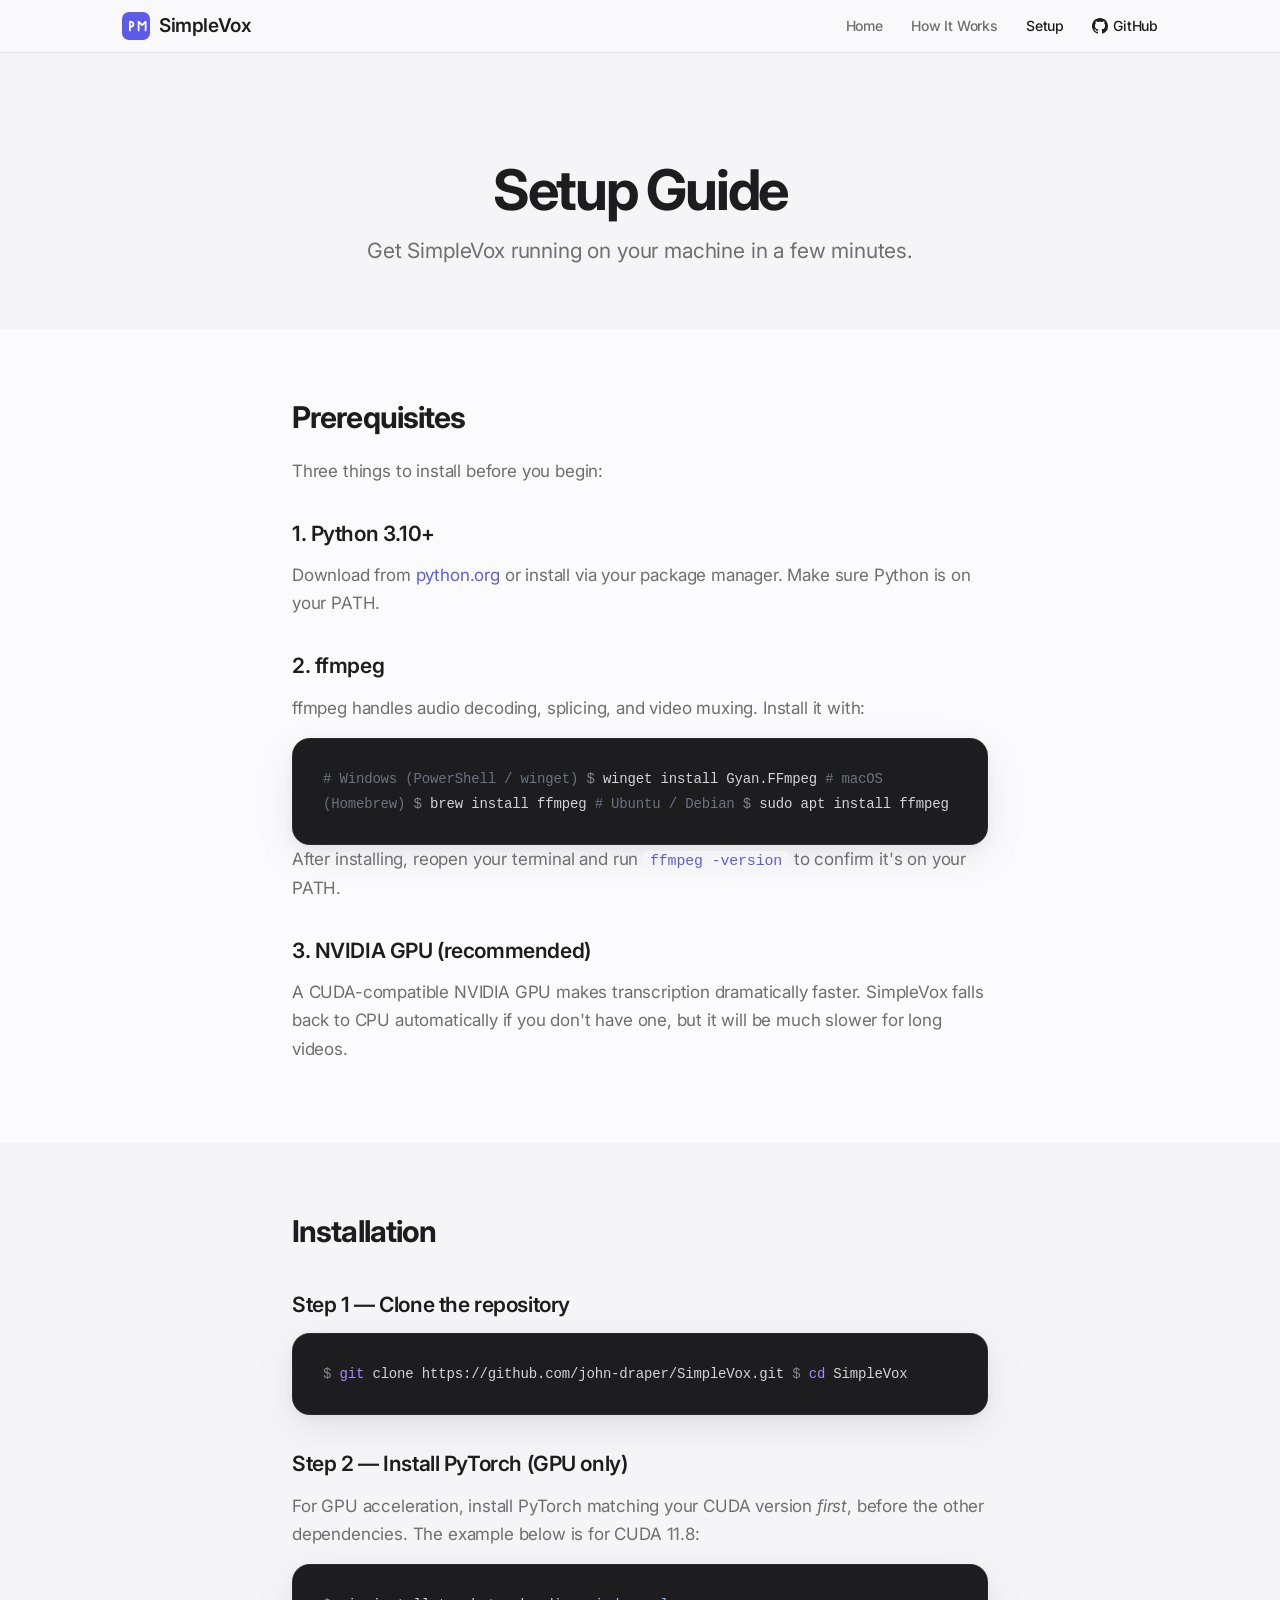
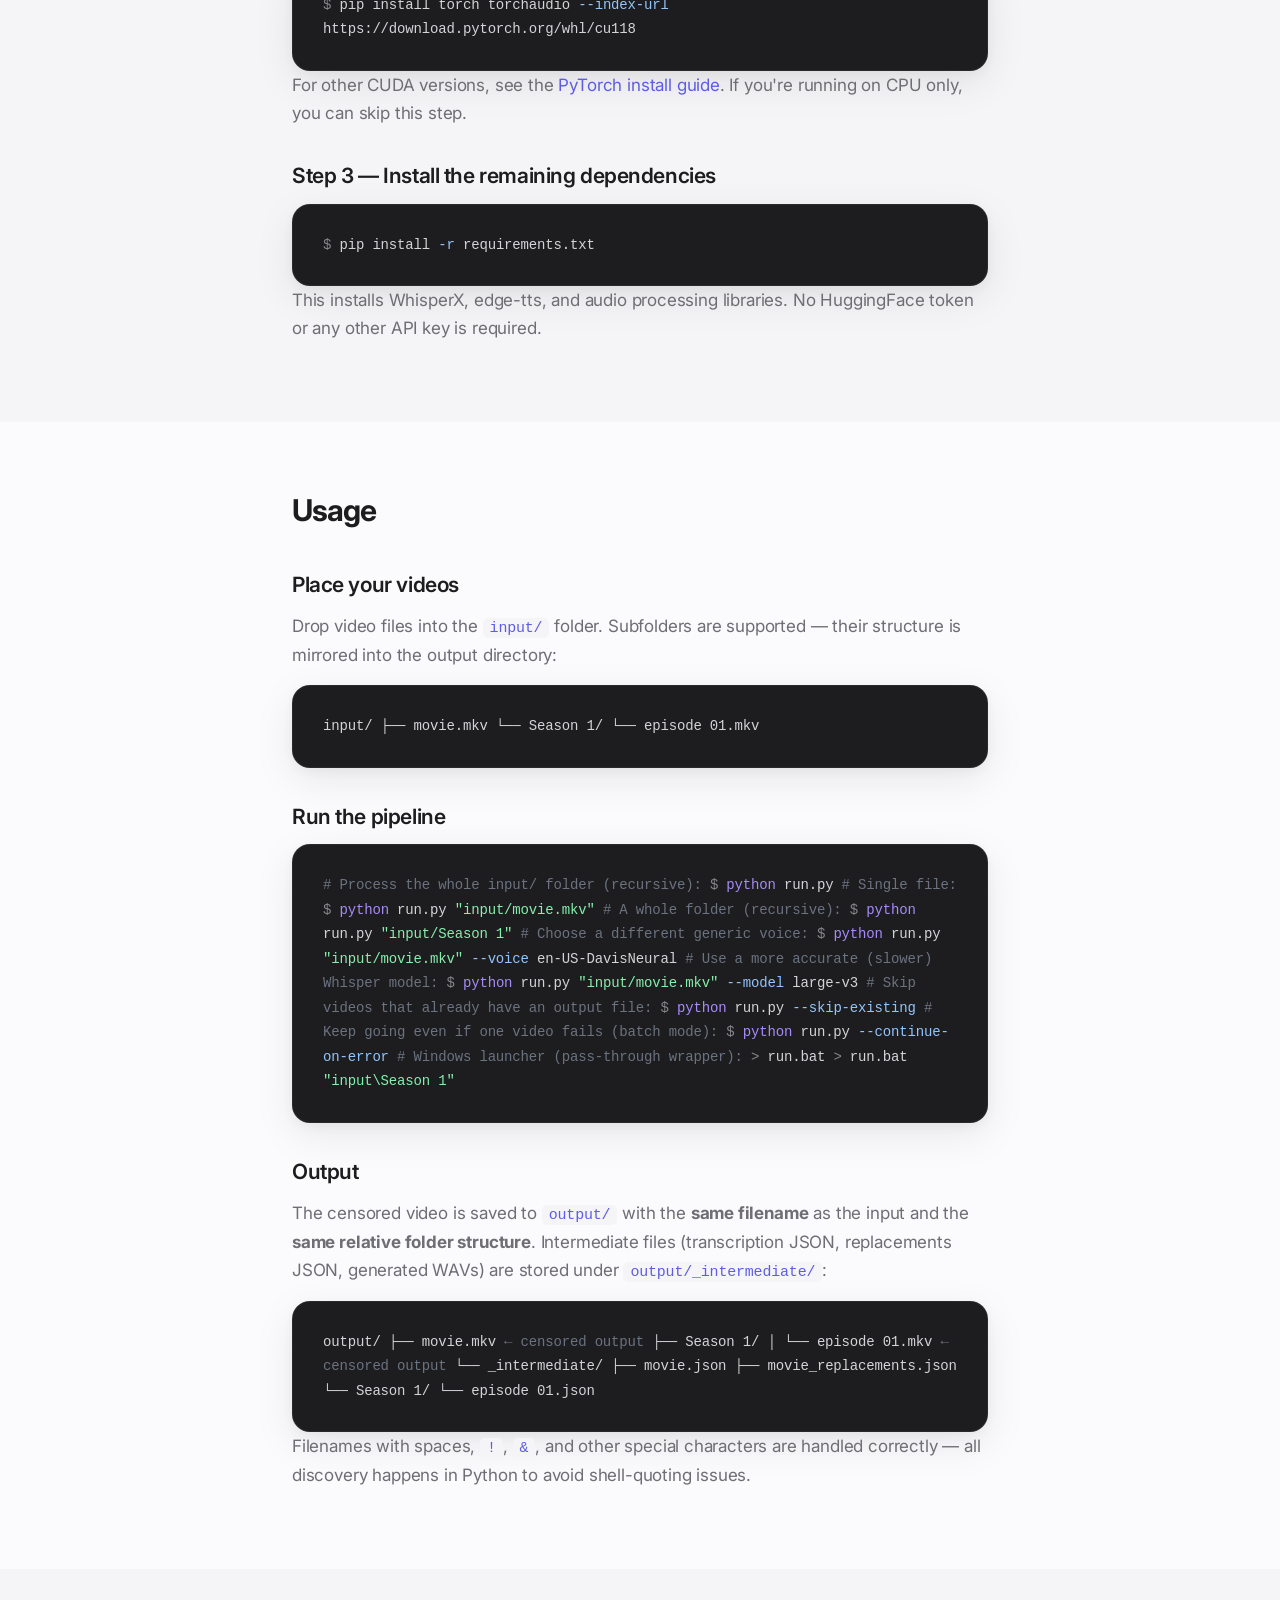
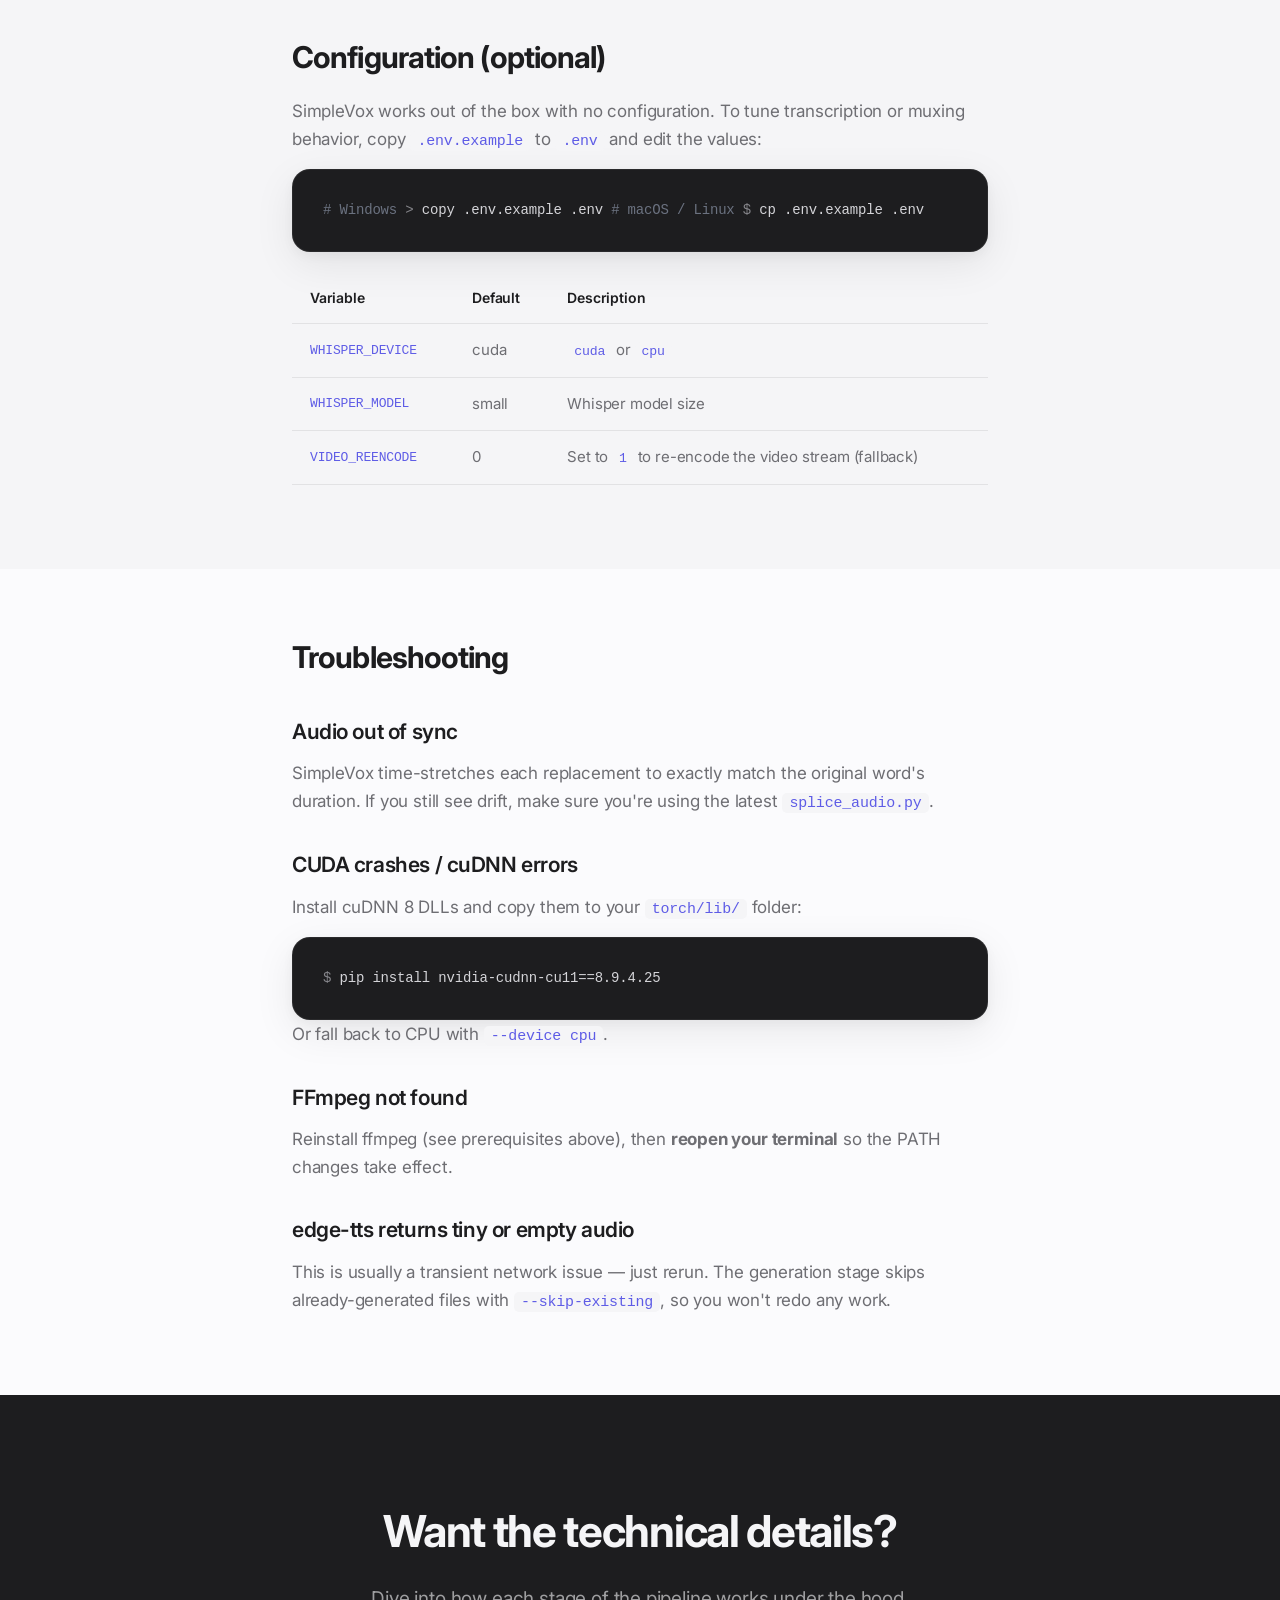
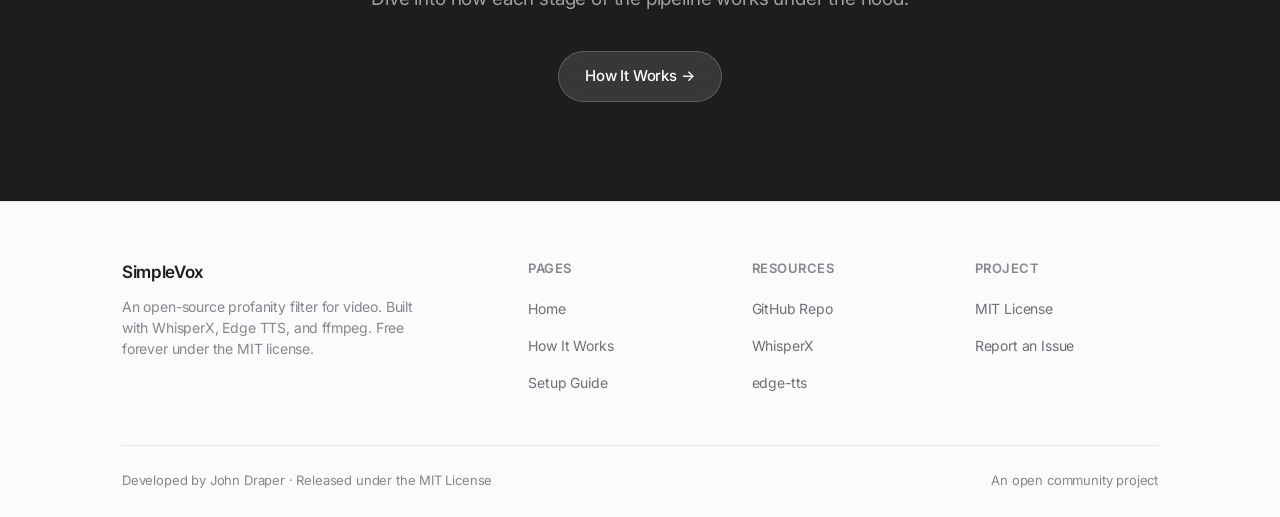
<file: docs/setup.html>
<!DOCTYPE html>
<html lang="en">
<head>
  <meta charset="UTF-8">
  <meta name="viewport" content="width=device-width, initial-scale=1.0">
  <title>Setup Guide — SimpleVox</title>
  <meta name="description" content="Install SimpleVox in minutes. Prerequisites, step-by-step setup, and usage examples for the video profanity filter.">
  <link rel="preconnect" href="https://fonts.googleapis.com">
  <link rel="preconnect" href="https://fonts.gstatic.com" crossorigin>
  <link href="https://fonts.googleapis.com/css2?family=Inter:wght@400;500;600;700&display=swap" rel="stylesheet">
  <link rel="stylesheet" href="style.css">
</head>
<body>

  <!-- ===== Navbar ===== -->
  <header class="navbar" id="navbar">
    <div class="container">
      <a href="index.html" class="logo">
        <svg viewBox="0 0 32 32" fill="none" xmlns="http://www.w3.org/2000/svg">
          <rect width="32" height="32" rx="8" fill="#5e5ce6"/>
          <path d="M9 11v10M9 11c2.5 0 4 1.2 4 3s-1.5 3-4 3M19 21V11l4 4 4-4v10" stroke="#fff" stroke-width="2" stroke-linecap="round" stroke-linejoin="round"/>
        </svg>
        SimpleVox
      </a>
      <nav>
        <a href="index.html">Home</a>
        <a href="how-it-works.html">How It Works</a>
        <a href="setup.html" class="active">Setup</a>
        <a href="https://github.com/john-draper/SimpleVox" target="_blank" rel="noopener" class="github-link">
          <svg width="16" height="16" viewBox="0 0 16 16" fill="currentColor"><path d="M8 0C3.58 0 0 3.58 0 8c0 3.54 2.29 6.53 5.47 7.59.4.07.55-.17.55-.38 0-.19-.01-.82-.01-1.49-2.01.37-2.53-.49-2.69-.94-.09-.23-.48-.94-.82-1.13-.28-.15-.68-.52-.01-.53.63-.01 1.08.58 1.23.82.72 1.21 1.87.87 2.33.66.07-.52.28-.87.51-1.07-1.78-.2-3.64-.89-3.64-3.95 0-.87.31-1.59.82-2.15-.08-.2-.36-1.02.08-2.12 0 0 .67-.21 2.2.82.64-.18 1.32-.27 2-.27.68 0 1.36.09 2 .27 1.53-1.04 2.2-.82 2.2-.82.44 1.1.16 1.92.08 2.12.51.56.82 1.27.82 2.15 0 3.07-1.87 3.75-3.65 3.95.29.25.54.73.54 1.48 0 1.07-.01 1.93-.01 2.2 0 .21.15.46.55.38A8.012 8.012 0 0016 8c0-4.42-3.58-8-8-8z"/></svg>
          GitHub
        </a>
      </nav>
    </div>
  </header>

  <!-- ===== Page Header ===== -->
  <div class="page-header">
    <div class="container">
      <h1>Setup Guide</h1>
      <p>Get SimpleVox running on your machine in a few minutes.</p>
    </div>
  </div>

  <!-- ===== Prerequisites ===== -->
  <section class="content-section">
    <div class="container-narrow">
      <h2>Prerequisites</h2>
      <p>Three things to install before you begin:</p>
      <h3>1. Python 3.10+</h3>
      <p>Download from <a href="https://www.python.org/downloads/" target="_blank" rel="noopener">python.org</a> or install via your package manager. Make sure Python is on your PATH.</p>
      <h3>2. ffmpeg</h3>
      <p>ffmpeg handles audio decoding, splicing, and video muxing. Install it with:</p>
      <div class="code-block"><span class="comment"># Windows (PowerShell / winget)</span>
<span class="prompt">$</span> winget install Gyan.FFmpeg

<span class="comment"># macOS (Homebrew)</span>
<span class="prompt">$</span> brew install ffmpeg

<span class="comment"># Ubuntu / Debian</span>
<span class="prompt">$</span> sudo apt install ffmpeg</div>
      <p>After installing, reopen your terminal and run <code>ffmpeg -version</code> to confirm it's on your PATH.</p>
      <h3>3. NVIDIA GPU (recommended)</h3>
      <p>A CUDA-compatible NVIDIA GPU makes transcription dramatically faster. SimpleVox falls back to CPU automatically if you don't have one, but it will be much slower for long videos.</p>
    </div>
  </section>

  <!-- ===== Installation ===== -->
  <section class="content-section bg-surface">
    <div class="container-narrow">
      <h2>Installation</h2>
      <h3>Step 1 — Clone the repository</h3>
      <div class="code-block"><span class="prompt">$</span> <span class="keyword">git</span> clone https://github.com/john-draper/SimpleVox.git
<span class="prompt">$</span> <span class="keyword">cd</span> SimpleVox</div>
      <h3>Step 2 — Install PyTorch (GPU only)</h3>
      <p>For GPU acceleration, install PyTorch matching your CUDA version <em>first</em>, before the other dependencies. The example below is for CUDA 11.8:</p>
      <div class="code-block"><span class="prompt">$</span> pip install torch torchaudio <span class="flag">--index-url</span> https://download.pytorch.org/whl/cu118</div>
      <p>For other CUDA versions, see the <a href="https://pytorch.org/get-started/locally/" target="_blank" rel="noopener">PyTorch install guide</a>. If you're running on CPU only, you can skip this step.</p>
      <h3>Step 3 — Install the remaining dependencies</h3>
      <div class="code-block"><span class="prompt">$</span> pip install <span class="flag">-r</span> requirements.txt</div>
      <p>This installs WhisperX, edge-tts, and audio processing libraries. No HuggingFace token or any other API key is required.</p>
    </div>
  </section>

  <!-- ===== Usage ===== -->
  <section class="content-section">
    <div class="container-narrow">
      <h2>Usage</h2>
      <h3>Place your videos</h3>
      <p>Drop video files into the <code>input/</code> folder. Subfolders are supported — their structure is mirrored into the output directory:</p>
      <div class="code-block">input/
├── movie.mkv
└── Season 1/
    └── episode 01.mkv</div>
      <h3>Run the pipeline</h3>
      <div class="code-block"><span class="comment"># Process the whole input/ folder (recursive):</span>
<span class="prompt">$</span> <span class="keyword">python</span> run.py

<span class="comment"># Single file:</span>
<span class="prompt">$</span> <span class="keyword">python</span> run.py <span class="string">"input/movie.mkv"</span>

<span class="comment"># A whole folder (recursive):</span>
<span class="prompt">$</span> <span class="keyword">python</span> run.py <span class="string">"input/Season 1"</span>

<span class="comment"># Choose a different generic voice:</span>
<span class="prompt">$</span> <span class="keyword">python</span> run.py <span class="string">"input/movie.mkv"</span> <span class="flag">--voice</span> en-US-DavisNeural

<span class="comment"># Use a more accurate (slower) Whisper model:</span>
<span class="prompt">$</span> <span class="keyword">python</span> run.py <span class="string">"input/movie.mkv"</span> <span class="flag">--model</span> large-v3

<span class="comment"># Skip videos that already have an output file:</span>
<span class="prompt">$</span> <span class="keyword">python</span> run.py <span class="flag">--skip-existing</span>

<span class="comment"># Keep going even if one video fails (batch mode):</span>
<span class="prompt">$</span> <span class="keyword">python</span> run.py <span class="flag">--continue-on-error</span>

<span class="comment"># Windows launcher (pass-through wrapper):</span>
<span class="prompt">></span> run.bat
<span class="prompt">></span> run.bat <span class="string">"input\Season 1"</span></div>
      <h3>Output</h3>
      <p>The censored video is saved to <code>output/</code> with the <strong>same filename</strong> as the input and the <strong>same relative folder structure</strong>. Intermediate files (transcription JSON, replacements JSON, generated WAVs) are stored under <code>output/_intermediate/</code>:</p>
      <div class="code-block">output/
├── movie.mkv                                  <span class="comment">← censored output</span>
├── Season 1/
│   └── episode 01.mkv                          <span class="comment">← censored output</span>
└── _intermediate/
    ├── movie.json
    ├── movie_replacements.json
    └── Season 1/
        └── episode 01.json</div>
      <p>Filenames with spaces, <code>!</code>, <code>&</code>, and other special characters are handled correctly — all discovery happens in Python to avoid shell-quoting issues.</p>
    </div>
  </section>

  <!-- ===== Configuration ===== -->
  <section class="content-section bg-surface">
    <div class="container-narrow">
      <h2>Configuration (optional)</h2>
      <p>SimpleVox works out of the box with no configuration. To tune transcription or muxing behavior, copy <code>.env.example</code> to <code>.env</code> and edit the values:</p>
      <div class="code-block"><span class="comment"># Windows</span>
<span class="prompt">></span> copy .env.example .env

<span class="comment"># macOS / Linux</span>
<span class="prompt">$</span> cp .env.example .env</div>
      <table class="voice-table">
        <thead>
          <tr><th>Variable</th><th>Default</th><th>Description</th></tr>
        </thead>
        <tbody>
          <tr><td>WHISPER_DEVICE</td><td>cuda</td><td><code>cuda</code> or <code>cpu</code></td></tr>
          <tr><td>WHISPER_MODEL</td><td>small</td><td>Whisper model size</td></tr>
          <tr><td>VIDEO_REENCODE</td><td>0</td><td>Set to <code>1</code> to re-encode the video stream (fallback)</td></tr>
        </tbody>
      </table>
    </div>
  </section>

  <!-- ===== Troubleshooting ===== -->
  <section class="content-section">
    <div class="container-narrow">
      <h2>Troubleshooting</h2>
      <h3>Audio out of sync</h3>
      <p>SimpleVox time-stretches each replacement to exactly match the original word's duration. If you still see drift, make sure you're using the latest <code>splice_audio.py</code>.</p>
      <h3>CUDA crashes / cuDNN errors</h3>
      <p>Install cuDNN 8 DLLs and copy them to your <code>torch/lib/</code> folder:</p>
      <div class="code-block"><span class="prompt">$</span> pip install nvidia-cudnn-cu11==8.9.4.25</div>
      <p>Or fall back to CPU with <code>--device cpu</code>.</p>
      <h3>FFmpeg not found</h3>
      <p>Reinstall ffmpeg (see prerequisites above), then <strong>reopen your terminal</strong> so the PATH changes take effect.</p>
      <h3>edge-tts returns tiny or empty audio</h3>
      <p>This is usually a transient network issue — just rerun. The generation stage skips already-generated files with <code>--skip-existing</code>, so you won't redo any work.</p>
    </div>
  </section>

  <!-- ===== CTA ===== -->
  <section class="cta-section">
    <div class="container">
      <h2>Want the technical details?</h2>
      <p>Dive into how each stage of the pipeline works under the hood.</p>
      <a href="how-it-works.html" class="btn btn-light">How It Works →</a>
    </div>
  </section>

  <!-- ===== Footer ===== -->
  <footer>
    <div class="container">
      <div class="footer-top">
        <div class="footer-brand">
          <h5>SimpleVox</h5>
          <p>An open-source profanity filter for video. Built with WhisperX, Edge TTS, and ffmpeg. Free forever under the MIT license.</p>
        </div>
        <div class="footer-col">
          <h6>Pages</h6>
          <ul>
            <li><a href="index.html">Home</a></li>
            <li><a href="how-it-works.html">How It Works</a></li>
            <li><a href="setup.html">Setup Guide</a></li>
          </ul>
        </div>
        <div class="footer-col">
          <h6>Resources</h6>
          <ul>
            <li><a href="https://github.com/john-draper/SimpleVox" target="_blank" rel="noopener">GitHub Repo</a></li>
            <li><a href="https://github.com/m-bain/whisperX" target="_blank" rel="noopener">WhisperX</a></li>
            <li><a href="https://github.com/rany2/edge-tts" target="_blank" rel="noopener">edge-tts</a></li>
          </ul>
        </div>
        <div class="footer-col">
          <h6>Project</h6>
          <ul>
            <li><a href="https://github.com/john-draper/SimpleVox/blob/main/LICENSE" target="_blank" rel="noopener">MIT License</a></li>
            <li><a href="https://github.com/john-draper/SimpleVox/issues" target="_blank" rel="noopener">Report an Issue</a></li>
          </ul>
        </div>
      </div>
      <div class="footer-bottom">
        <span>Developed by John Draper · Released under the MIT License</span>
        <span>An open community project</span>
      </div>
    </div>
  </footer>

  <script>
    const navbar = document.getElementById('navbar');
    window.addEventListener('scroll', () => {
      navbar.classList.toggle('scrolled', window.scrollY > 10);
    });
  </script>

</body>
</html>
</file>
<file: docs/style.css>
/* ==========================================================================
   SimpleVox — Website Stylesheet
   Apple-inspired minimalism: generous space, refined typography, soft depth.
   ========================================================================== */

:root {
  /* Palette */
  --bg: #fbfbfd;
  --bg-elevated: #ffffff;
  --bg-dark: #1d1d1f;
  --bg-dark-2: #2c2c2e;
  --text: #1d1d1f;
  --text-secondary: #6e6e73;
  --text-tertiary: #86868b;
  --accent: #5e5ce6;
  --accent-light: #7b78ff;
  --accent-dark: #4643e2;
  --accent-glow: rgba(94, 92, 230, 0.12);
  --surface: #f5f5f7;
  --border: rgba(0, 0, 0, 0.08);
  --border-strong: rgba(0, 0, 0, 0.12);

  /* Depth */
  --shadow-sm: 0 1px 3px rgba(0, 0, 0, 0.04), 0 1px 2px rgba(0, 0, 0, 0.06);
  --shadow-md: 0 4px 16px rgba(0, 0, 0, 0.06), 0 1px 4px rgba(0, 0, 0, 0.04);
  --shadow-lg: 0 12px 40px rgba(0, 0, 0, 0.08), 0 4px 12px rgba(0, 0, 0, 0.04);
  --shadow-xl: 0 20px 60px rgba(0, 0, 0, 0.10), 0 8px 20px rgba(0, 0, 0, 0.04);

  /* Motion */
  --ease: cubic-bezier(0.4, 0, 0.2, 1);
  --ease-spring: cubic-bezier(0.34, 1.56, 0.64, 1);

  /* Layout */
  --max-width: 1080px;
  --radius: 18px;
  --radius-sm: 12px;
}

/* ===== Reset ===== */
*,
*::before,
*::after {
  margin: 0;
  padding: 0;
  box-sizing: border-box;
}

html {
  scroll-behavior: smooth;
  -webkit-font-smoothing: antialiased;
  -moz-osx-font-smoothing: grayscale;
}

body {
  font-family: -apple-system, BlinkMacSystemFont, 'SF Pro Display', 'Inter',
    'Segoe UI', Roboto, Helvetica, Arial, sans-serif;
  font-size: 17px;
  line-height: 1.65;
  color: var(--text);
  background: var(--bg);
  letter-spacing: -0.01em;
  overflow-x: hidden;
}

a {
  color: var(--accent);
  text-decoration: none;
  transition: color 0.2s var(--ease);
}

a:hover {
  color: var(--accent-dark);
}

img {
  max-width: 100%;
  display: block;
}

/* ===== Layout ===== */
.container {
  max-width: var(--max-width);
  margin: 0 auto;
  padding: 0 22px;
}

.container-narrow {
  max-width: 740px;
  margin: 0 auto;
  padding: 0 22px;
}

section {
  padding: 100px 0;
}

.section-tight {
  padding: 64px 0;
}

.bg-surface {
  background: var(--surface);
}

.bg-dark {
  background: var(--bg-dark);
  color: #f5f5f7;
}

/* ===== Navbar ===== */
.navbar {
  position: fixed;
  top: 0;
  left: 0;
  right: 0;
  z-index: 9999;
  background: rgba(251, 251, 253, 0.72);
  backdrop-filter: saturate(180%) blur(20px);
  -webkit-backdrop-filter: saturate(180%) blur(20px);
  border-bottom: 1px solid var(--border);
  transition: background 0.3s var(--ease), border-color 0.3s var(--ease);
}

.navbar.scrolled {
  background: rgba(251, 251, 253, 0.88);
}

.navbar .container {
  display: flex;
  justify-content: space-between;
  align-items: center;
  height: 52px;
}

.navbar .logo {
  display: flex;
  align-items: center;
  gap: 9px;
  font-size: 19px;
  font-weight: 600;
  color: var(--text);
  letter-spacing: -0.02em;
}

.navbar .logo:hover {
  color: var(--text);
}

.navbar .logo svg {
  width: 28px;
  height: 28px;
}

.navbar nav {
  display: flex;
  align-items: center;
  gap: 28px;
}

.navbar nav a {
  font-size: 14px;
  font-weight: 500;
  color: var(--text-secondary);
  transition: color 0.2s var(--ease);
}

.navbar nav a:hover,
.navbar nav a.active {
  color: var(--text);
}

.navbar nav a.github-link {
  display: flex;
  align-items: center;
  gap: 5px;
  color: var(--text);
  font-weight: 500;
}

/* ===== Buttons ===== */
.btn {
  display: inline-flex;
  align-items: center;
  justify-content: center;
  gap: 7px;
  padding: 12px 26px;
  border-radius: 980px;
  font-size: 15px;
  font-weight: 500;
  transition: all 0.25s var(--ease);
  cursor: pointer;
  border: none;
  white-space: nowrap;
}

.btn-primary {
  background: var(--accent);
  color: #fff;
}

.btn-primary:hover {
  background: var(--accent-dark);
  color: #fff;
  transform: scale(1.02);
}

.btn-secondary {
  background: transparent;
  color: var(--accent);
  border: 1px solid var(--accent);
}

.btn-secondary:hover {
  background: var(--accent-glow);
  color: var(--accent-dark);
}

.btn-light {
  background: rgba(255, 255, 255, 0.12);
  color: #fff;
  border: 1px solid rgba(255, 255, 255, 0.2);
  backdrop-filter: blur(10px);
}

.btn-light:hover {
  background: rgba(255, 255, 255, 0.2);
  color: #fff;
}

/* ===== Hero ===== */
.hero {
  min-height: 92vh;
  display: flex;
  align-items: center;
  text-align: center;
  position: relative;
  overflow: hidden;
  padding: 120px 0 80px;
  background: var(--bg);
}

.hero-glow {
  position: absolute;
  top: 50%;
  left: 50%;
  transform: translate(-50%, -50%);
  width: 900px;
  height: 900px;
  background: radial-gradient(circle, var(--accent-glow) 0%, transparent 60%);
  pointer-events: none;
  z-index: 0;
}

.hero .container {
  position: relative;
  z-index: 1;
}

.hero-eyebrow {
  display: inline-flex;
  align-items: center;
  gap: 7px;
  padding: 6px 16px;
  border-radius: 980px;
  background: var(--accent-glow);
  border: 1px solid rgba(94, 92, 230, 0.2);
  color: var(--accent);
  font-size: 13px;
  font-weight: 600;
  letter-spacing: 0.02em;
  margin-bottom: 28px;
}

.hero h1 {
  font-size: clamp(40px, 7vw, 72px);
  font-weight: 700;
  line-height: 1.05;
  letter-spacing: -0.04em;
  margin-bottom: 22px;
  max-width: 900px;
  margin-left: auto;
  margin-right: auto;
}

.hero-sub {
  font-size: clamp(18px, 2.5vw, 22px);
  color: var(--text-secondary);
  max-width: 620px;
  margin: 0 auto 40px;
  line-height: 1.5;
  font-weight: 400;
}

.hero-actions {
  display: flex;
  gap: 14px;
  justify-content: center;
  flex-wrap: wrap;
}

/* ===== Section Headings ===== */
.section-head {
  text-align: center;
  margin-bottom: 64px;
}

.section-head h2 {
  font-size: clamp(30px, 5vw, 48px);
  font-weight: 700;
  letter-spacing: -0.03em;
  line-height: 1.1;
  margin-bottom: 16px;
}

.section-head p {
  font-size: clamp(17px, 2vw, 20px);
  color: var(--text-secondary);
  max-width: 580px;
  margin: 0 auto;
  font-weight: 400;
}

.bg-dark .section-head h2 {
  color: #f5f5f7;
}

.bg-dark .section-head p {
  color: rgba(245, 245, 247, 0.6);
}

/* ===== Pipeline ===== */
.pipeline {
  display: grid;
  grid-template-columns: repeat(4, 1fr);
  gap: 20px;
  position: relative;
}

.pipeline::before {
  content: '';
  position: absolute;
  top: 36px;
  left: 12.5%;
  right: 12.5%;
  height: 2px;
  background: linear-gradient(90deg, var(--accent) 0%, var(--accent-light) 100%);
  opacity: 0.25;
  z-index: 0;
}

.pipeline-step {
  text-align: center;
  position: relative;
  z-index: 1;
}

.pipeline-step .step-icon {
  width: 72px;
  height: 72px;
  margin: 0 auto 18px;
  display: flex;
  align-items: center;
  justify-content: center;
  background: var(--bg-elevated);
  border: 2px solid var(--border);
  border-radius: 50%;
  font-size: 28px;
  box-shadow: var(--shadow-md);
  transition: all 0.3s var(--ease);
}

.pipeline-step:hover .step-icon {
  border-color: var(--accent);
  transform: translateY(-4px);
  box-shadow: var(--shadow-lg);
}

.pipeline-step .step-label {
  font-size: 12px;
  font-weight: 600;
  text-transform: uppercase;
  letter-spacing: 0.06em;
  color: var(--accent);
  margin-bottom: 6px;
}

.pipeline-step h4 {
  font-size: 19px;
  font-weight: 600;
  margin-bottom: 8px;
  letter-spacing: -0.02em;
}

.pipeline-step p {
  font-size: 14px;
  color: var(--text-secondary);
  line-height: 1.5;
  padding: 0 8px;
}

/* ===== Feature Cards ===== */
.feature-grid {
  display: grid;
  grid-template-columns: repeat(3, 1fr);
  gap: 18px;
}

.feature-card {
  background: var(--bg-elevated);
  border: 1px solid var(--border);
  border-radius: var(--radius);
  padding: 36px 30px;
  transition: all 0.3s var(--ease);
}

.feature-card:hover {
  box-shadow: var(--shadow-lg);
  transform: translateY(-3px);
  border-color: transparent;
}

.feature-card .icon-wrap {
  width: 48px;
  height: 48px;
  border-radius: var(--radius-sm);
  display: flex;
  align-items: center;
  justify-content: center;
  font-size: 22px;
  margin-bottom: 18px;
  background: var(--accent-glow);
}

.feature-card h3 {
  font-size: 20px;
  font-weight: 600;
  margin-bottom: 8px;
  letter-spacing: -0.02em;
}

.feature-card p {
  font-size: 15px;
  color: var(--text-secondary);
  line-height: 1.55;
}

/* Bento-style large card */
.bento {
  display: grid;
  grid-template-columns: 2fr 1fr;
  gap: 18px;
  margin-top: 18px;
}

.bento-card {
  background: var(--bg-elevated);
  border: 1px solid var(--border);
  border-radius: var(--radius);
  padding: 40px;
  transition: all 0.3s var(--ease);
}

.bento-card:hover {
  box-shadow: var(--shadow-md);
}

.bento-card .icon-wrap {
  width: 48px;
  height: 48px;
  border-radius: var(--radius-sm);
  display: flex;
  align-items: center;
  justify-content: center;
  font-size: 22px;
  margin-bottom: 18px;
  background: var(--accent-glow);
}

.bento-card h3 {
  font-size: 22px;
  font-weight: 600;
  margin-bottom: 8px;
  letter-spacing: -0.02em;
}

.bento-card p {
  font-size: 15px;
  color: var(--text-secondary);
  line-height: 1.55;
}

/* ===== Code Block ===== */
.code-block {
  background: var(--bg-dark);
  color: #d4d4d8;
  padding: 28px 30px;
  border-radius: var(--radius);
  font-family: 'SF Mono', 'Fira Code', 'Cascadia Code', Consolas, monospace;
  font-size: 14px;
  line-height: 1.75;
  overflow-x: auto;
  text-align: left;
  box-shadow: var(--shadow-lg);
  border: 1px solid rgba(255, 255, 255, 0.06);
}

.code-block .prompt {
  color: var(--text-tertiary);
  user-select: none;
}

.code-block .comment {
  color: #6b7280;
}

.code-block .keyword {
  color: #a78bfa;
}

.code-block .string {
  color: #86efac;
}

.code-block .flag {
  color: #93c5fd;
}

/* ===== FAQ ===== */
.faq-list {
  max-width: 740px;
  margin: 0 auto;
}

.faq-item {
  border-bottom: 1px solid var(--border);
}

.faq-item:first-child {
  border-top: 1px solid var(--border);
}

.faq-item summary {
  padding: 22px 0;
  font-size: 17px;
  font-weight: 500;
  cursor: pointer;
  list-style: none;
  display: flex;
  justify-content: space-between;
  align-items: center;
  letter-spacing: -0.01em;
  transition: color 0.2s var(--ease);
}

.faq-item summary::-webkit-details-marker {
  display: none;
}

.faq-item summary::after {
  content: '';
  width: 20px;
  height: 20px;
  background: url("data:image/svg+xml,%3Csvg xmlns='http://www.w3.org/2000/svg' viewBox='0 0 24 24' fill='none' stroke='%236e6e73' stroke-width='2'%3E%3Cpath d='M12 5v14M5 12h14'/%3E%3C/svg%3E")
    center / contain no-repeat;
  transition: transform 0.25s var(--ease);
  flex-shrink: 0;
}

.faq-item[open] summary::after {
  transform: rotate(45deg);
}

.faq-item summary:hover {
  color: var(--accent);
}

.faq-item p {
  padding: 0 0 22px;
  color: var(--text-secondary);
  font-size: 16px;
  line-height: 1.6;
}

/* ===== Content Pages ===== */
.page-header {
  padding: 160px 0 60px;
  text-align: center;
  background: var(--surface);
}

.page-header h1 {
  font-size: clamp(36px, 6vw, 56px);
  font-weight: 700;
  letter-spacing: -0.04em;
  line-height: 1.08;
  margin-bottom: 14px;
}

.page-header p {
  font-size: clamp(17px, 2vw, 21px);
  color: var(--text-secondary);
  max-width: 580px;
  margin: 0 auto;
}

.content-section {
  padding: 64px 0;
}

.content-section h2 {
  font-size: 30px;
  font-weight: 700;
  letter-spacing: -0.03em;
  margin-bottom: 14px;
  margin-top: 48px;
}

.content-section h2:first-child {
  margin-top: 0;
}

.content-section h3 {
  font-size: 21px;
  font-weight: 600;
  margin-bottom: 10px;
  margin-top: 32px;
  letter-spacing: -0.02em;
}

.content-section p {
  color: var(--text-secondary);
  margin-bottom: 16px;
}

.content-section ul,
.content-section ol {
  color: var(--text-secondary);
  padding-left: 22px;
  margin-bottom: 16px;
}

.content-section li {
  margin-bottom: 8px;
}

.content-section code {
  font-family: 'SF Mono', 'Fira Code', Consolas, monospace;
  font-size: 0.88em;
  background: var(--surface);
  padding: 2px 7px;
  border-radius: 5px;
  color: var(--accent);
}

/* ===== Voice Table ===== */
.voice-table {
  width: 100%;
  border-collapse: collapse;
  margin: 20px 0;
}

.voice-table th,
.voice-table td {
  text-align: left;
  padding: 14px 18px;
  border-bottom: 1px solid var(--border);
}

.voice-table th {
  font-weight: 600;
  font-size: 14px;
  color: var(--text);
}

.voice-table td {
  font-size: 15px;
  color: var(--text-secondary);
}

.voice-table td:first-child {
  font-family: 'SF Mono', Consolas, monospace;
  font-size: 13px;
  color: var(--accent);
}

/* ===== CTA Section ===== */
.cta-section {
  text-align: center;
  background: var(--bg-dark);
  color: #f5f5f7;
  padding: 100px 0;
}

.cta-section h2 {
  font-size: clamp(30px, 5vw, 44px);
  font-weight: 700;
  letter-spacing: -0.03em;
  margin-bottom: 16px;
}

.cta-section p {
  font-size: 19px;
  color: rgba(245, 245, 247, 0.6);
  max-width: 540px;
  margin: 0 auto 36px;
}

/* ===== Footer ===== */
footer {
  background: var(--bg);
  border-top: 1px solid var(--border);
  padding: 56px 0 32px;
}

.footer-top {
  display: grid;
  grid-template-columns: 2fr 1fr 1fr 1fr;
  gap: 40px;
  margin-bottom: 40px;
}

.footer-brand h5 {
  font-size: 17px;
  font-weight: 600;
  margin-bottom: 10px;
  letter-spacing: -0.02em;
}

.footer-brand p {
  font-size: 14px;
  color: var(--text-tertiary);
  max-width: 300px;
  line-height: 1.5;
}

.footer-col h6 {
  font-size: 13px;
  font-weight: 600;
  text-transform: uppercase;
  letter-spacing: 0.04em;
  color: var(--text-tertiary);
  margin-bottom: 14px;
}

.footer-col ul {
  list-style: none;
}

.footer-col li {
  margin-bottom: 9px;
}

.footer-col a {
  font-size: 14px;
  color: var(--text-secondary);
}

.footer-col a:hover {
  color: var(--accent);
}

.footer-bottom {
  border-top: 1px solid var(--border);
  padding-top: 24px;
  display: flex;
  justify-content: space-between;
  align-items: center;
  font-size: 13px;
  color: var(--text-tertiary);
}

/* ===== Scroll Reveal Animation ===== */
.reveal {
  opacity: 0;
  transform: translateY(28px);
  transition: opacity 0.7s var(--ease), transform 0.7s var(--ease);
}

.reveal.visible {
  opacity: 1;
  transform: translateY(0);
}

.reveal-delay-1 { transition-delay: 0.08s; }
.reveal-delay-2 { transition-delay: 0.16s; }
.reveal-delay-3 { transition-delay: 0.24s; }
.reveal-delay-4 { transition-delay: 0.32s; }

/* ===== Responsive ===== */
@media (max-width: 900px) {
  .feature-grid {
    grid-template-columns: 1fr 1fr;
  }
  .pipeline {
    grid-template-columns: 1fr 1fr;
  }
  .pipeline::before {
    display: none;
  }
  .bento {
    grid-template-columns: 1fr;
  }
}

@media (max-width: 640px) {
  section {
    padding: 64px 0;
  }
  .feature-grid {
    grid-template-columns: 1fr;
  }
  .pipeline {
    grid-template-columns: 1fr;
    gap: 28px;
  }
  .navbar nav {
    gap: 16px;
  }
  .navbar nav a {
    font-size: 13px;
  }
  .footer-top {
    grid-template-columns: 1fr 1fr;
    gap: 28px;
  }
  .footer-bottom {
    flex-direction: column;
    gap: 10px;
    text-align: center;
  }
}
</file>
